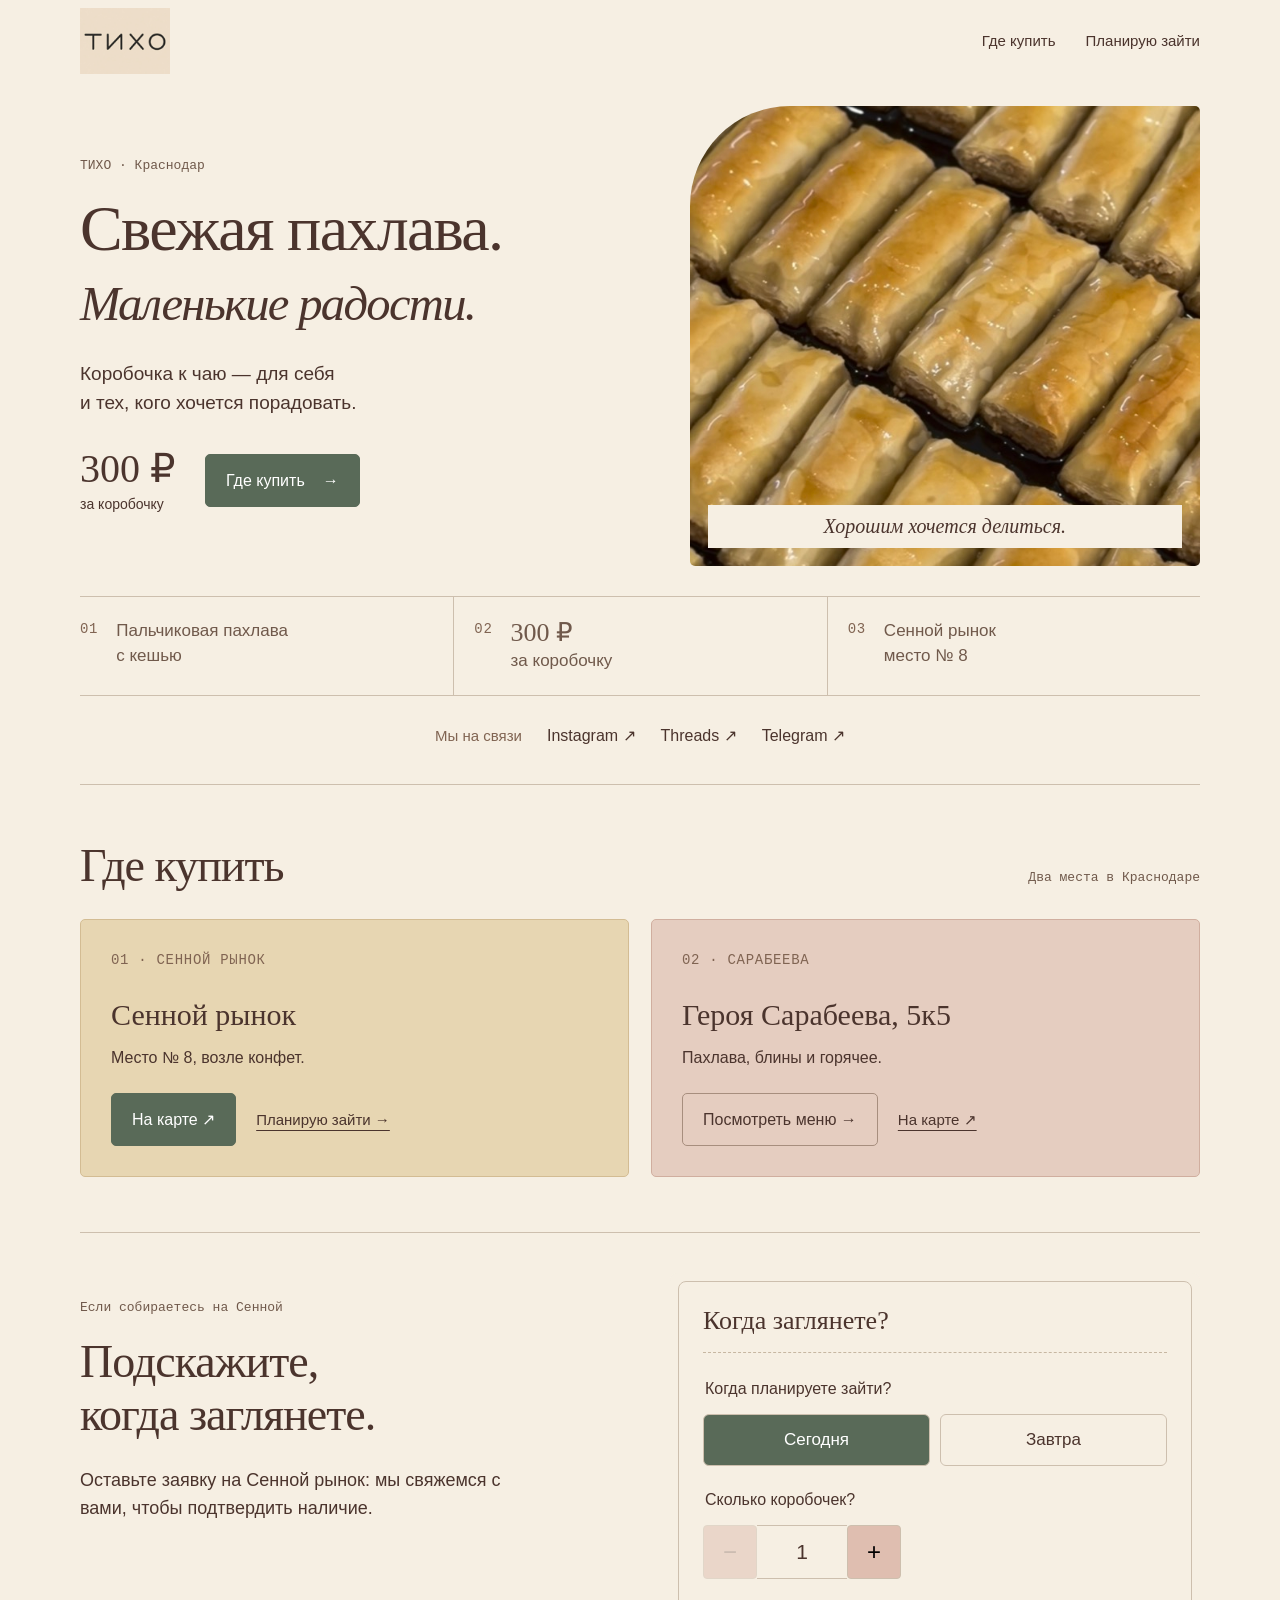
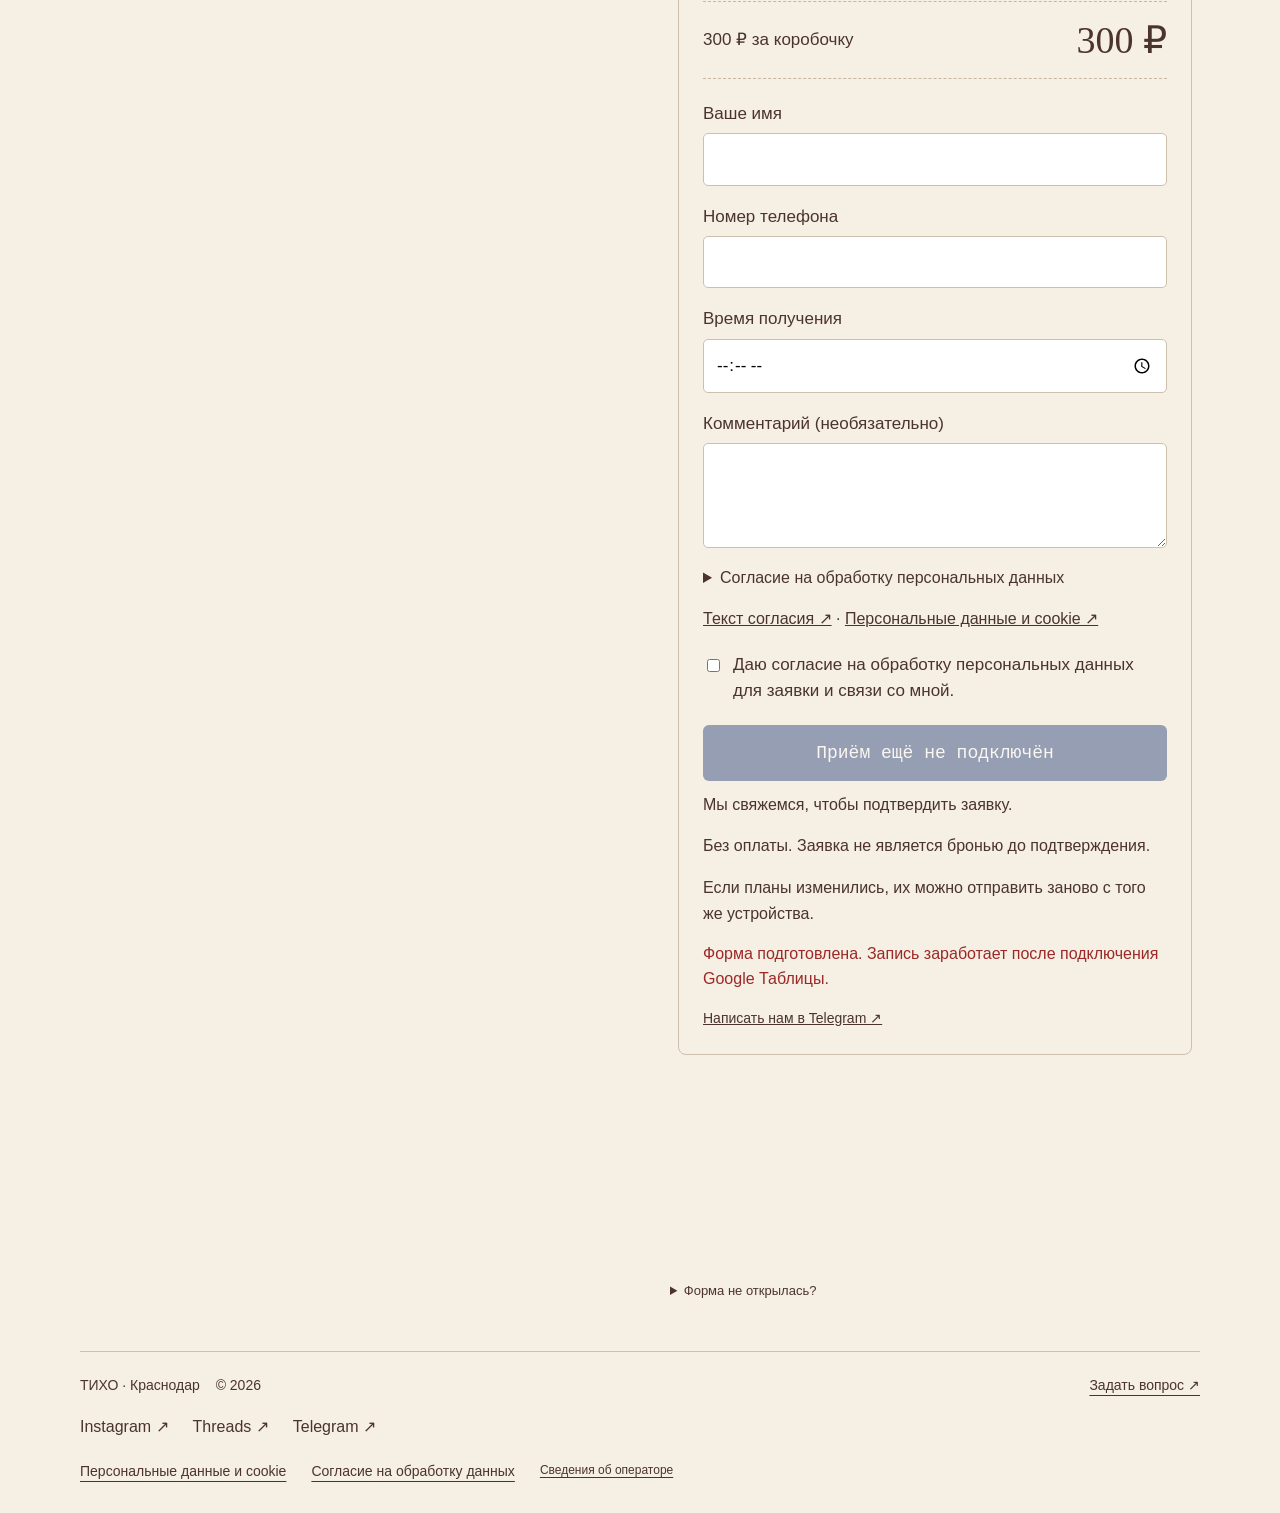
<file: index.html>
<!doctype html>
<html lang="ru">
<head>
  <meta charset="utf-8">
  <meta name="viewport" content="width=device-width, initial-scale=1">
  <meta name="theme-color" content="#f6efe3">
  <title>ТИХО — свежая пахлава. Маленькие радости.</title>
  <meta name="description" content="Свежая пахлава — 300 ₽ за коробочку. Для себя и близких. ТИХО в Краснодаре: Сенной рынок, место № 8, и Героя Сарабеева, 5к5.">
  <link rel="icon" href="images/tiho-icon.png" type="image/png">
  <link rel="apple-touch-icon" href="images/tiho-icon.png">
  <link rel="stylesheet" href="baklava.css?v=20261102f">
</head>
<body>

  <header class="topbar"><a class="brand" href="#top" aria-label="ТИХО — на главную"><img src="images/tiho-icon.png" width="90" height="66" alt="ТИХО"></a><nav aria-label="Основная навигация"><a href="#location">Где купить</a><a href="#preorder">Планирую зайти</a></nav></header>
  <main id="top">
    <section class="hero shell" aria-labelledby="hero-title"><div class="hero-copy"><p class="eyebrow">ТИХО · Краснодар</p><h1 id="hero-title">Свежая пахлава.<br><em>Маленькие радости.</em></h1><p class="lead">Коробочка к чаю — для себя<br>и тех, кого хочется порадовать.</p><div class="hero-purchase"><div class="price"><strong>300 ₽</strong><span>за коробочку</span></div><a class="button" href="#location">Где купить <span aria-hidden="true">→</span></a></div></div><figure><img src="images/baklava-main.jpg" width="634" height="1100" alt="Свежая пальчиковая пахлава ТИХО" fetchpriority="high" decoding="async"><figcaption>Хорошим хочется делиться.</figcaption></figure></section>
    <section class="product-note shell" id="product" aria-label="О пахлаве"><div class="product-facts"><div class="fact"><span class="fact-number">01</span><span>Пальчиковая пахлава <br> с кешью</span></div><div class="fact"><span class="fact-number">02</span><span><strong>300 ₽</strong><br> за коробочку</span></div><div class="fact"><span class="fact-number">03</span><span>Сенной рынок<br> место № 8</span></div></div><nav class="social-links" aria-label="Социальные сети ТИХО"><span>Мы на связи</span><a href="https://www.instagram.com/tiho.krasnodar/" target="_blank" rel="noopener">Instagram ↗</a><a href="https://www.threads.com/@tiho.krasnodar" target="_blank" rel="noopener">Threads ↗</a><a href="https://t.me/tiho_krd" target="_blank" rel="noopener">Telegram ↗</a></nav></section>
    <section class="location shell" id="location" aria-labelledby="location-title"><div class="section-heading"><p class="eyebrow">Два места в Краснодаре</p><h2 id="location-title">Где купить</h2></div><div class="places"><article class="place place-market"><span class="place-label">01 · СЕННОЙ РЫНОК</span><div><h3>Сенной рынок</h3><p>Место № 8, возле конфет.</p></div><div class="place-actions"><a class="button" href="https://yandex.ru/maps/?text=Сенной%20рынок%20Краснодар" target="_blank" rel="noopener">На карте ↗</a><a class="text-link" href="#preorder">Планирую зайти →</a></div></article><article class="place place-cafe"><span class="place-label">02 · САРАБЕЕВА</span><div><h3>Героя Сарабеева, 5к5</h3><p>Пахлава, блины и горячее.</p></div><div class="place-actions"><a class="button button-secondary" href="sarabeeva.html">Посмотреть меню →</a><a class="text-link" href="https://yandex.ru/maps/35/krasnodar/house/ulitsa_im_geroya_sarabeyeva_v_i_5k5/Z0AYdgRhT0UGQFpvfXx0dX1lbA==/" target="_blank" rel="noopener">На карте ↗</a></div></article></div></section>
    <section class="order shell" id="preorder" aria-labelledby="plan-title"><div class="order-intro"><p class="eyebrow">Если собираетесь на Сенной</p><h2 id="plan-title">Подскажите,<br>когда заглянете.</h2><p>Оставьте заявку на Сенной рынок: мы свяжемся с вами, чтобы подтвердить наличие.</p><p class="small connection-note" id="plan-connection">Сейчас запись недоступна. Можно написать нам в <a href="https://t.me/danyanovich" target="_blank" rel="noopener">Telegram</a>.</p></div><div class="plan-embed"><iframe id="plan-frame" title="Когда вы планируете зайти за пахлавой на Сенной рынок" src="integrations/google-sheets/Form.html" loading="lazy" referrerpolicy="no-referrer"></iframe><details class="form-help"><summary>Форма не открылась?</summary><a id="plan-direct" href="https://t.me/danyanovich" target="_blank" rel="noopener">Открыть отдельно ↗</a> · <a href="https://t.me/danyanovich" target="_blank" rel="noopener">Написать нам</a></details></div></section>
  </main>
  <footer class="shell"><div class="footer-main"><p>ТИХО · Краснодар <span class="small">© 2026</span></p><a href="https://t.me/danyanovich" target="_blank" rel="noopener">Задать вопрос ↗</a></div><nav class="footer-social" aria-label="Социальные сети"><a href="https://www.instagram.com/tiho.krasnodar/" target="_blank" rel="noopener">Instagram ↗</a><a href="https://www.threads.com/@tiho.krasnodar" target="_blank" rel="noopener">Threads ↗</a><a href="https://t.me/tiho_krd" target="_blank" rel="noopener">Telegram ↗</a></nav><div class="footer-legal"><a href="privacy.html">Персональные данные и cookie</a><a href="consent.html">Согласие на обработку данных</a><button data-legal="operator">Сведения об операторе</button></div></footer>
  <dialog id="legal-dialog" aria-labelledby="legal-title"><button id="close-legal" aria-label="Закрыть">×</button><h2 id="legal-title"></h2><p id="legal-text"></p></dialog>
  <script src="site-config.js?v=20261027"></script><script src="baklava.js?v=20261102" defer></script>
</body></html>
</file>
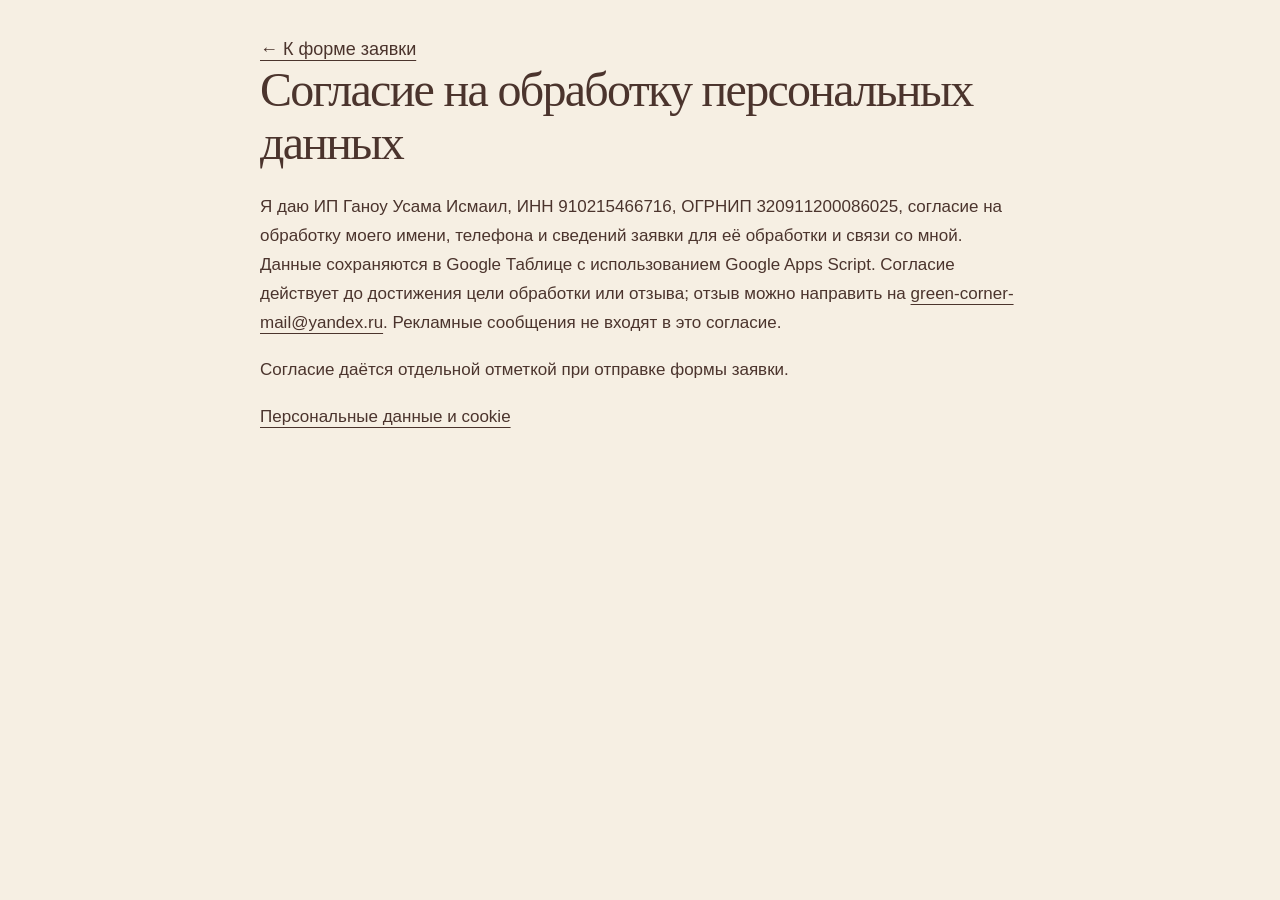
<file: consent.html>
<!doctype html><html lang="ru"><head><meta charset="utf-8"><meta name="viewport" content="width=device-width,initial-scale=1"><meta name="theme-color" content="#f6efe3"><title>Согласие на обработку данных — ТИХО</title><link rel="stylesheet" href="baklava.css?v=20261102"><style>.document{max-width:760px;padding:35px 0 60px}.document h1{font-size:clamp(32px,7vw,48px)}.document p{font-size:17px;line-height:1.7}</style></head><body><main class="document shell"><a href="index.html#preorder">← К форме заявки</a><h1>Согласие на обработку персональных данных</h1><p>Я даю ИП Ганоу Усама Исмаил, ИНН 910215466716, ОГРНИП 320911200086025, согласие на обработку моего имени, телефона и сведений заявки для её обработки и связи со мной. Данные сохраняются в Google Таблице с использованием Google Apps Script. Согласие действует до достижения цели обработки или отзыва; отзыв можно направить на <a href="mailto:green-corner-mail@yandex.ru">green-corner-mail@yandex.ru</a>. Рекламные сообщения не входят в это согласие.</p><p>Согласие даётся отдельной отметкой при отправке формы заявки.</p><p><a href="privacy.html">Персональные данные и cookie</a></p></main></body></html>
</file>
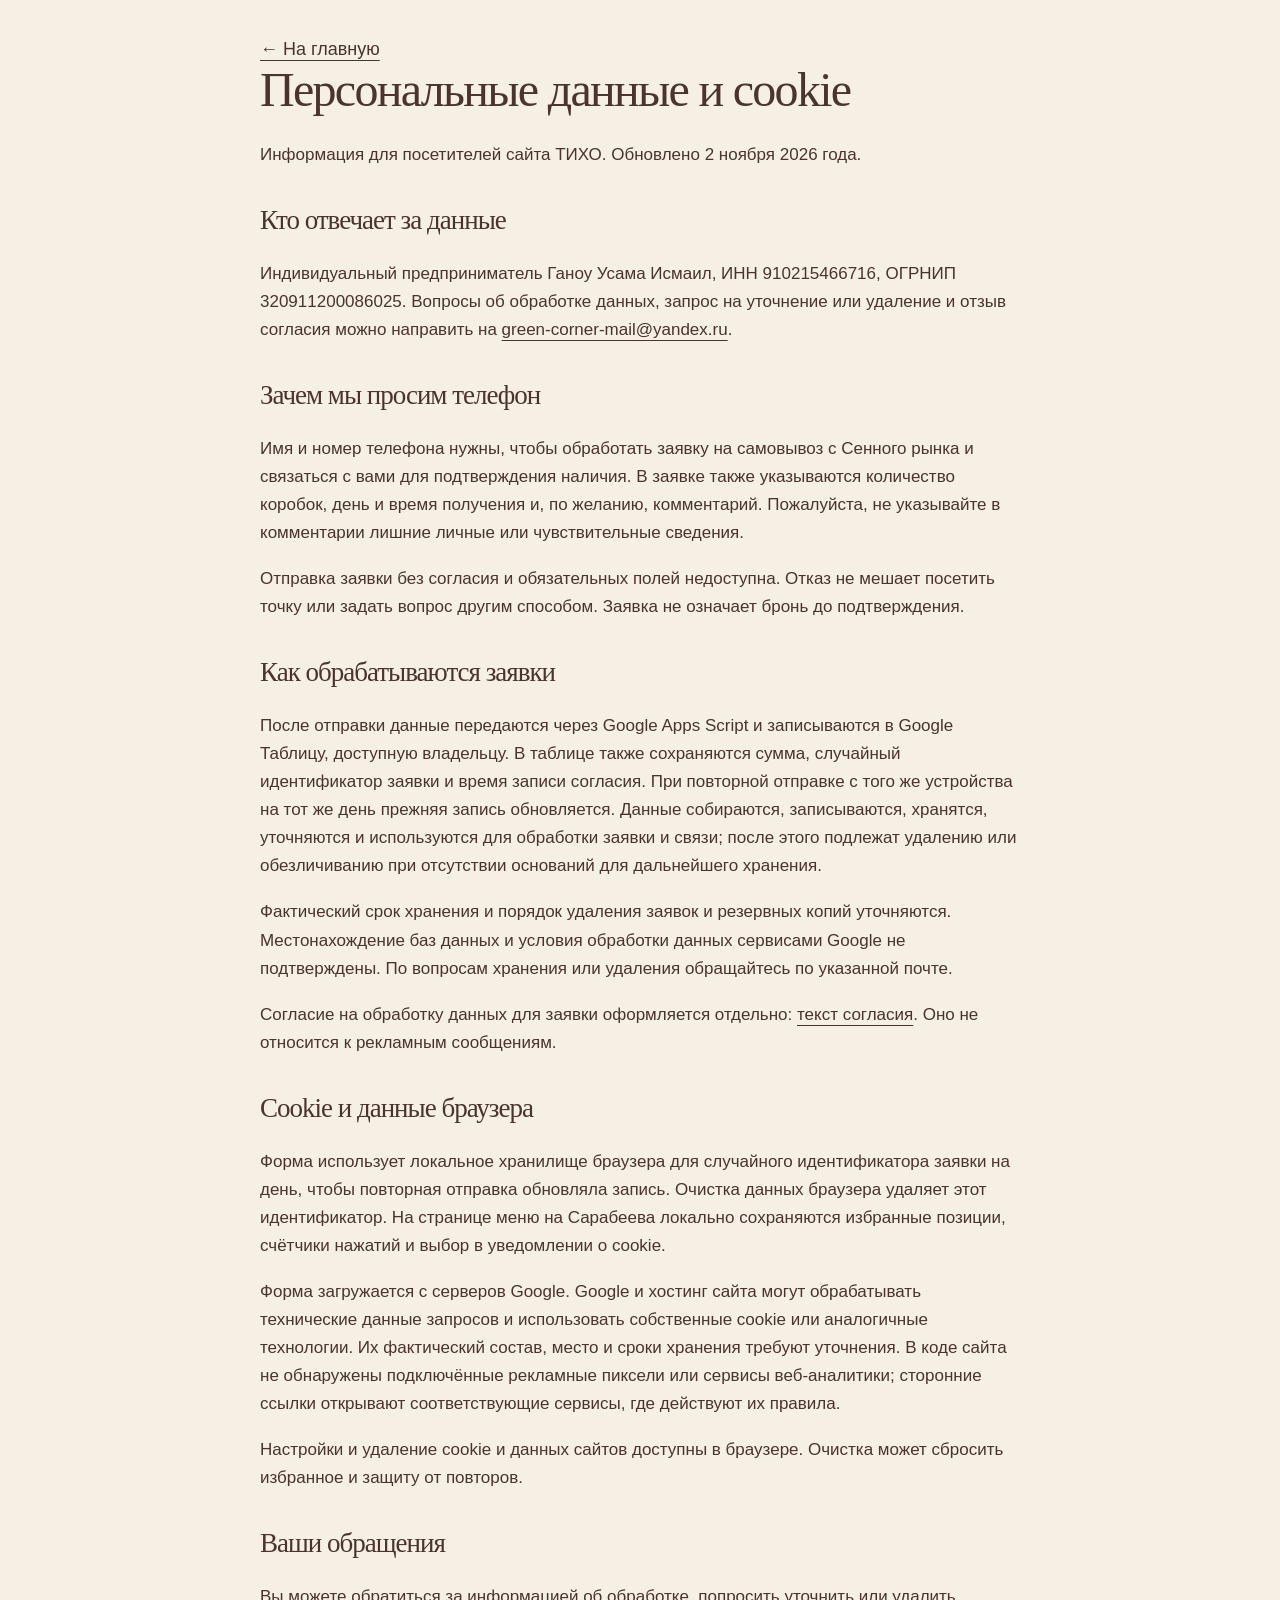
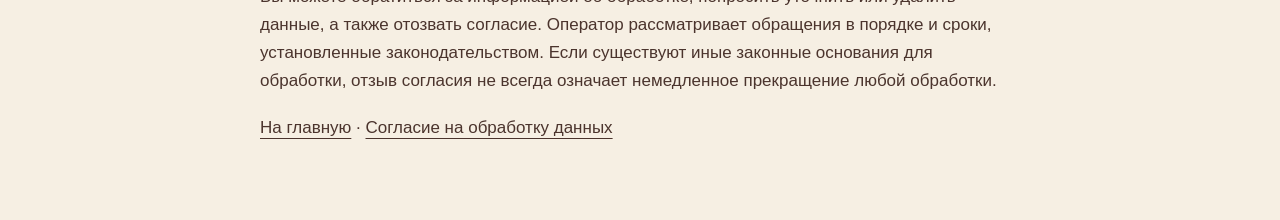
<file: privacy.html>
<!doctype html><html lang="ru"><head><meta charset="utf-8"><meta name="viewport" content="width=device-width,initial-scale=1"><meta name="theme-color" content="#f6efe3"><title>Персональные данные и cookie — ТИХО</title><link rel="stylesheet" href="baklava.css?v=20261102"><style>.document{max-width:760px;padding:35px 0 60px}.document h1{font-size:clamp(32px,7vw,48px)}.document h2{font-size:27px;margin-top:36px}.document p,.document li{font-size:17px;line-height:1.65}.document a{overflow-wrap:anywhere}</style></head><body><main class="document shell"><a href="index.html">← На главную</a><h1>Персональные данные и cookie</h1><p>Информация для посетителей сайта ТИХО. Обновлено 2 ноября 2026 года.</p><h2>Кто отвечает за данные</h2><p>Индивидуальный предприниматель Ганоу Усама Исмаил, ИНН 910215466716, ОГРНИП 320911200086025. Вопросы об обработке данных, запрос на уточнение или удаление и отзыв согласия можно направить на <a href="mailto:green-corner-mail@yandex.ru">green-corner-mail@yandex.ru</a>.</p><h2>Зачем мы просим телефон</h2><p>Имя и номер телефона нужны, чтобы обработать заявку на самовывоз с Сенного рынка и связаться с вами для подтверждения наличия. В заявке также указываются количество коробок, день и время получения и, по желанию, комментарий. Пожалуйста, не указывайте в комментарии лишние личные или чувствительные сведения.</p><p>Отправка заявки без согласия и обязательных полей недоступна. Отказ не мешает посетить точку или задать вопрос другим способом. Заявка не означает бронь до подтверждения.</p><h2>Как обрабатываются заявки</h2><p>После отправки данные передаются через Google Apps Script и записываются в Google Таблицу, доступную владельцу. В таблице также сохраняются сумма, случайный идентификатор заявки и время записи согласия. При повторной отправке с того же устройства на тот же день прежняя запись обновляется. Данные собираются, записываются, хранятся, уточняются и используются для обработки заявки и связи; после этого подлежат удалению или обезличиванию при отсутствии оснований для дальнейшего хранения.</p><p>Фактический срок хранения и порядок удаления заявок и резервных копий уточняются. Местонахождение баз данных и условия обработки данных сервисами Google не подтверждены. По вопросам хранения или удаления обращайтесь по указанной почте.</p><p>Согласие на обработку данных для заявки оформляется отдельно: <a href="consent.html">текст согласия</a>. Оно не относится к рекламным сообщениям.</p><h2>Cookie и данные браузера</h2><p>Форма использует локальное хранилище браузера для случайного идентификатора заявки на день, чтобы повторная отправка обновляла запись. Очистка данных браузера удаляет этот идентификатор. На странице меню на Сарабеева локально сохраняются избранные позиции, счётчики нажатий и выбор в уведомлении о cookie.</p><p>Форма загружается с серверов Google. Google и хостинг сайта могут обрабатывать технические данные запросов и использовать собственные cookie или аналогичные технологии. Их фактический состав, место и сроки хранения требуют уточнения. В коде сайта не обнаружены подключённые рекламные пиксели или сервисы веб-аналитики; сторонние ссылки открывают соответствующие сервисы, где действуют их правила.</p><p>Настройки и удаление cookie и данных сайтов доступны в браузере. Очистка может сбросить избранное и защиту от повторов.</p><h2>Ваши обращения</h2><p>Вы можете обратиться за информацией об обработке, попросить уточнить или удалить данные, а также отозвать согласие. Оператор рассматривает обращения в порядке и сроки, установленные законодательством. Если существуют иные законные основания для обработки, отзыв согласия не всегда означает немедленное прекращение любой обработки.</p><p><a href="index.html">На главную</a> · <a href="consent.html">Согласие на обработку данных</a></p></main></body></html>
</file>
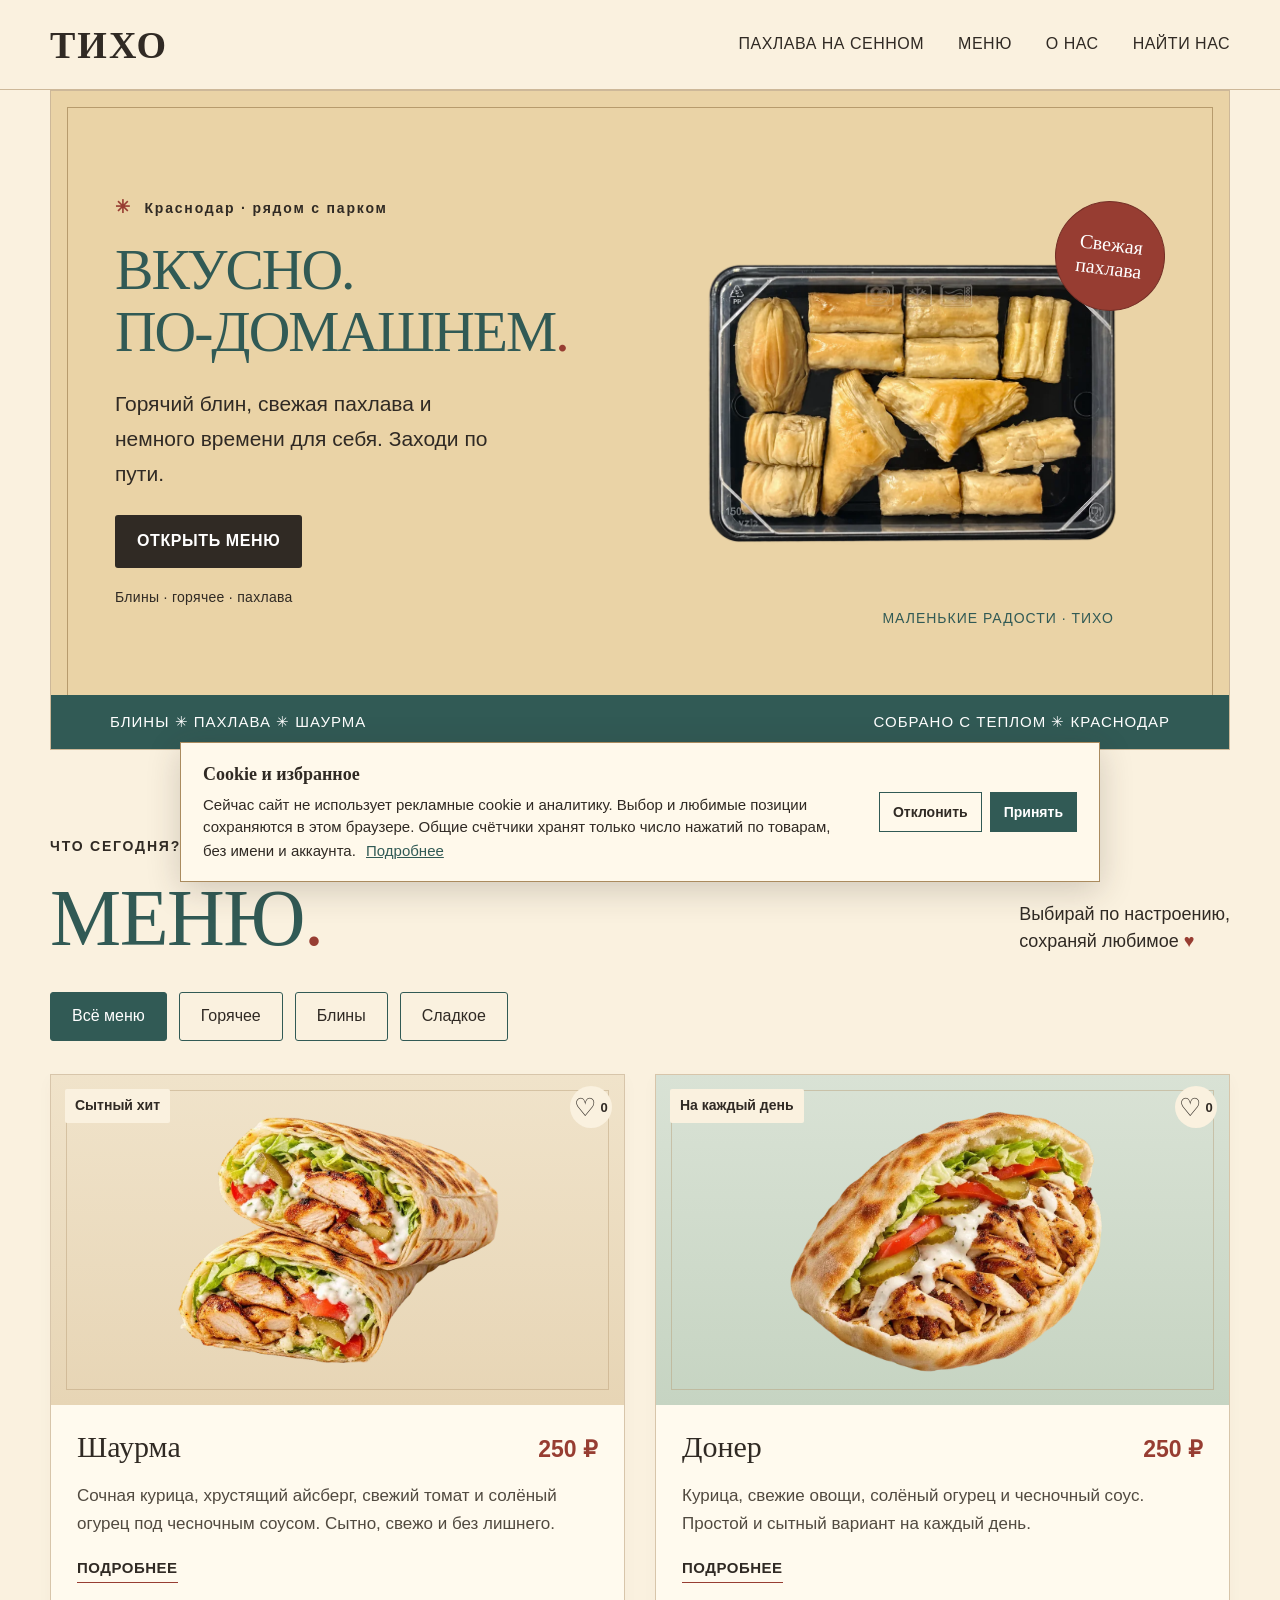
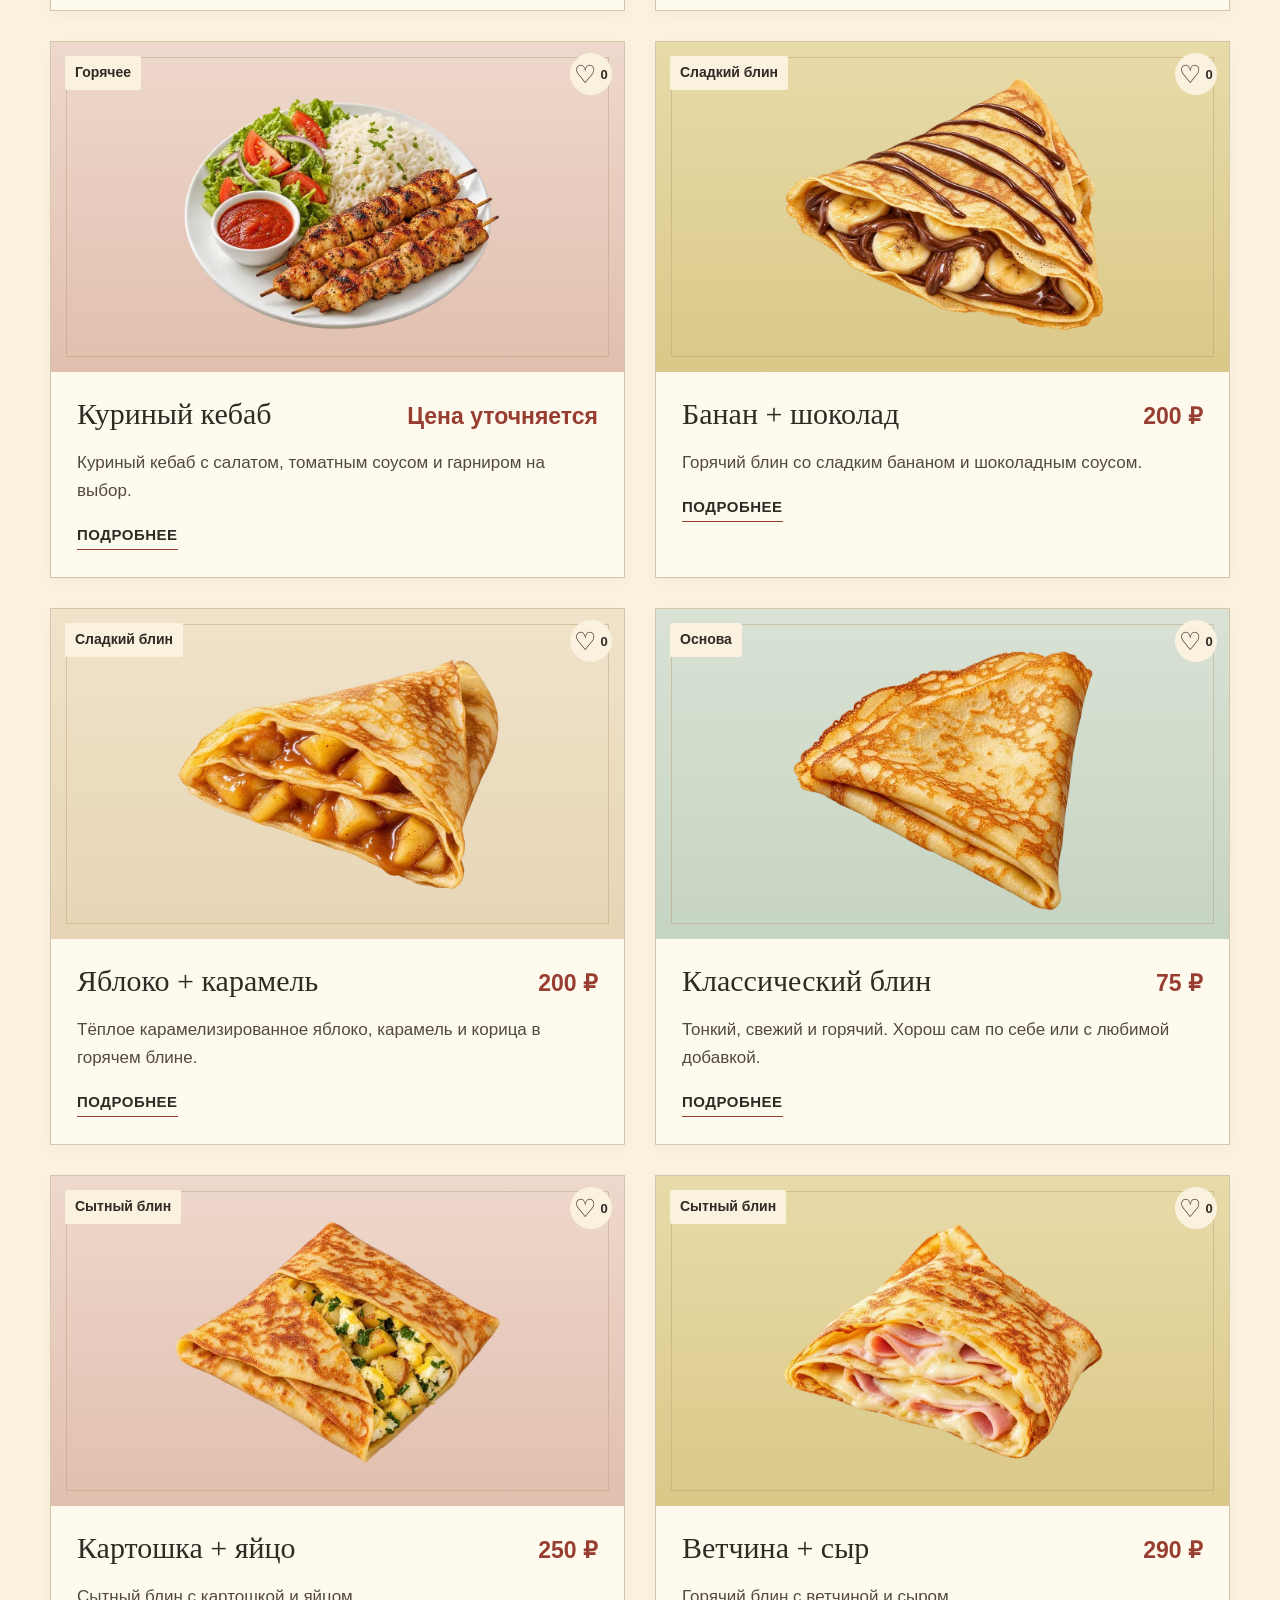
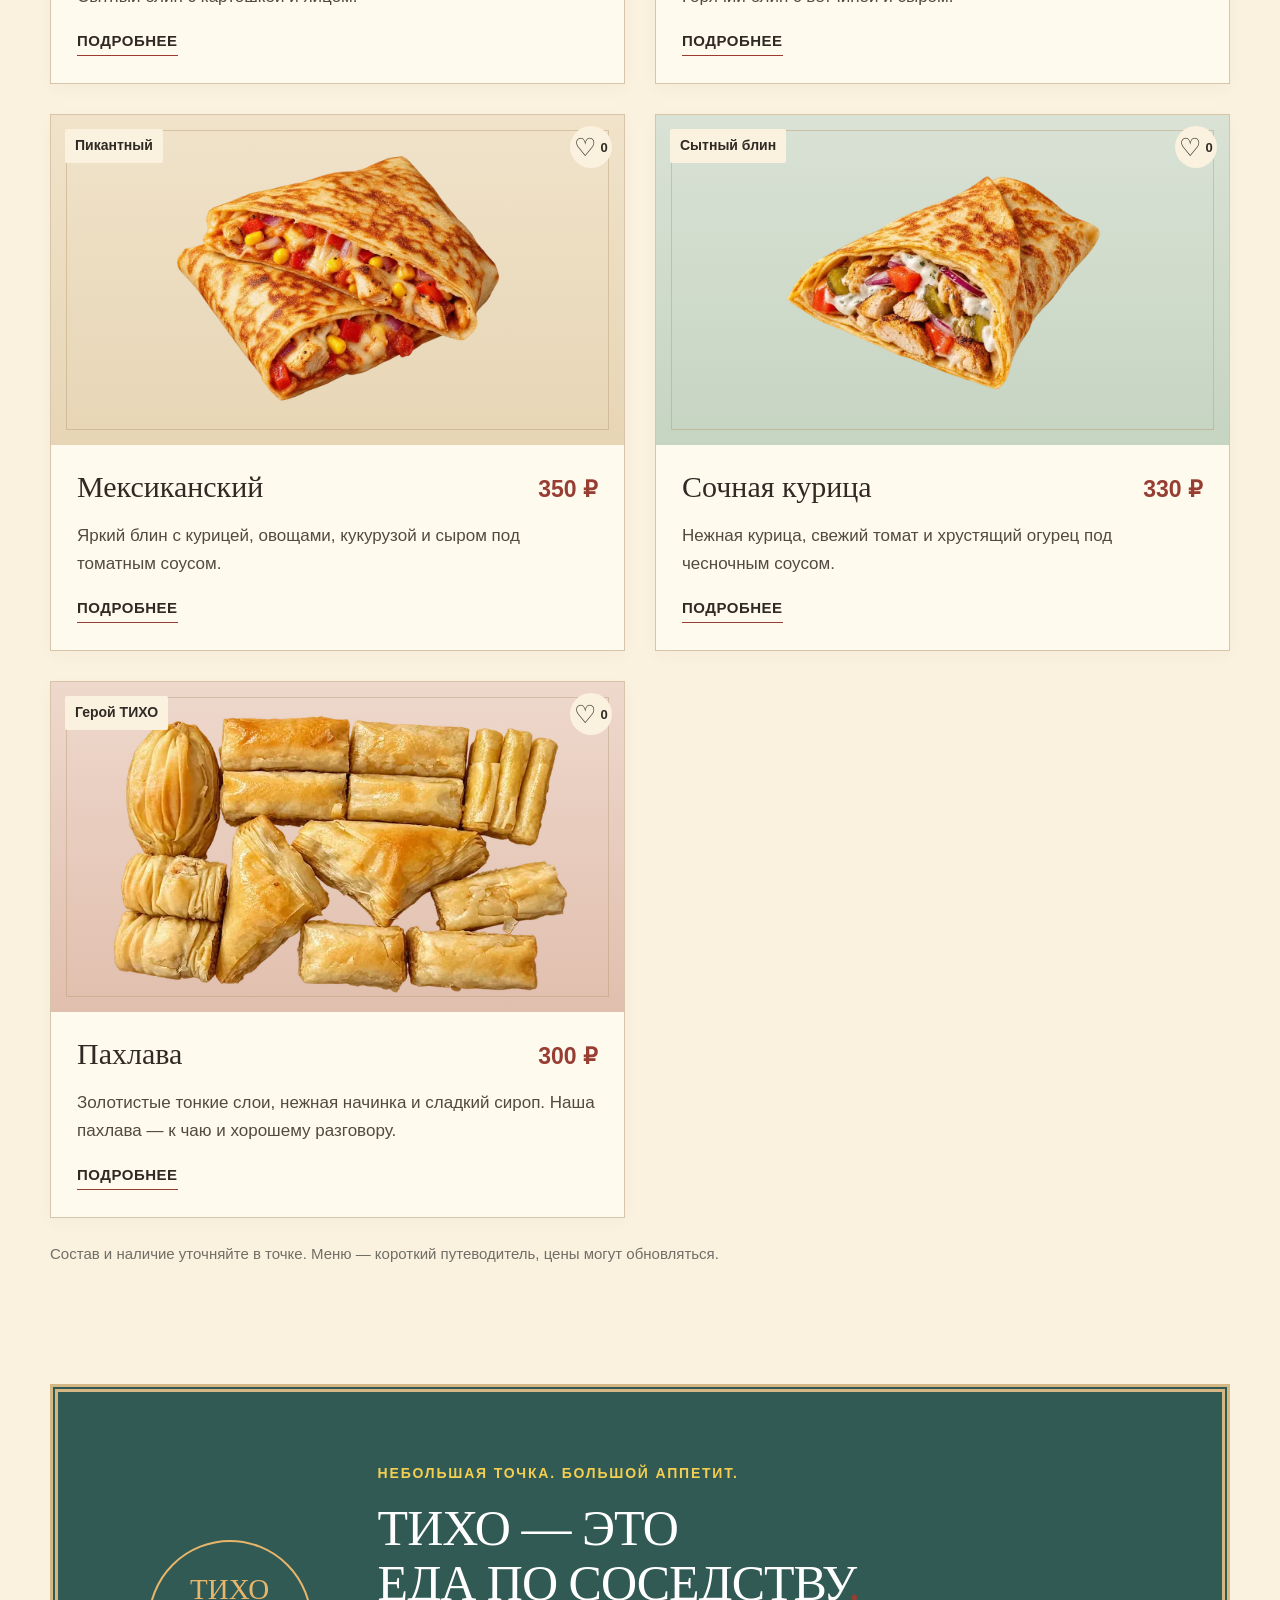
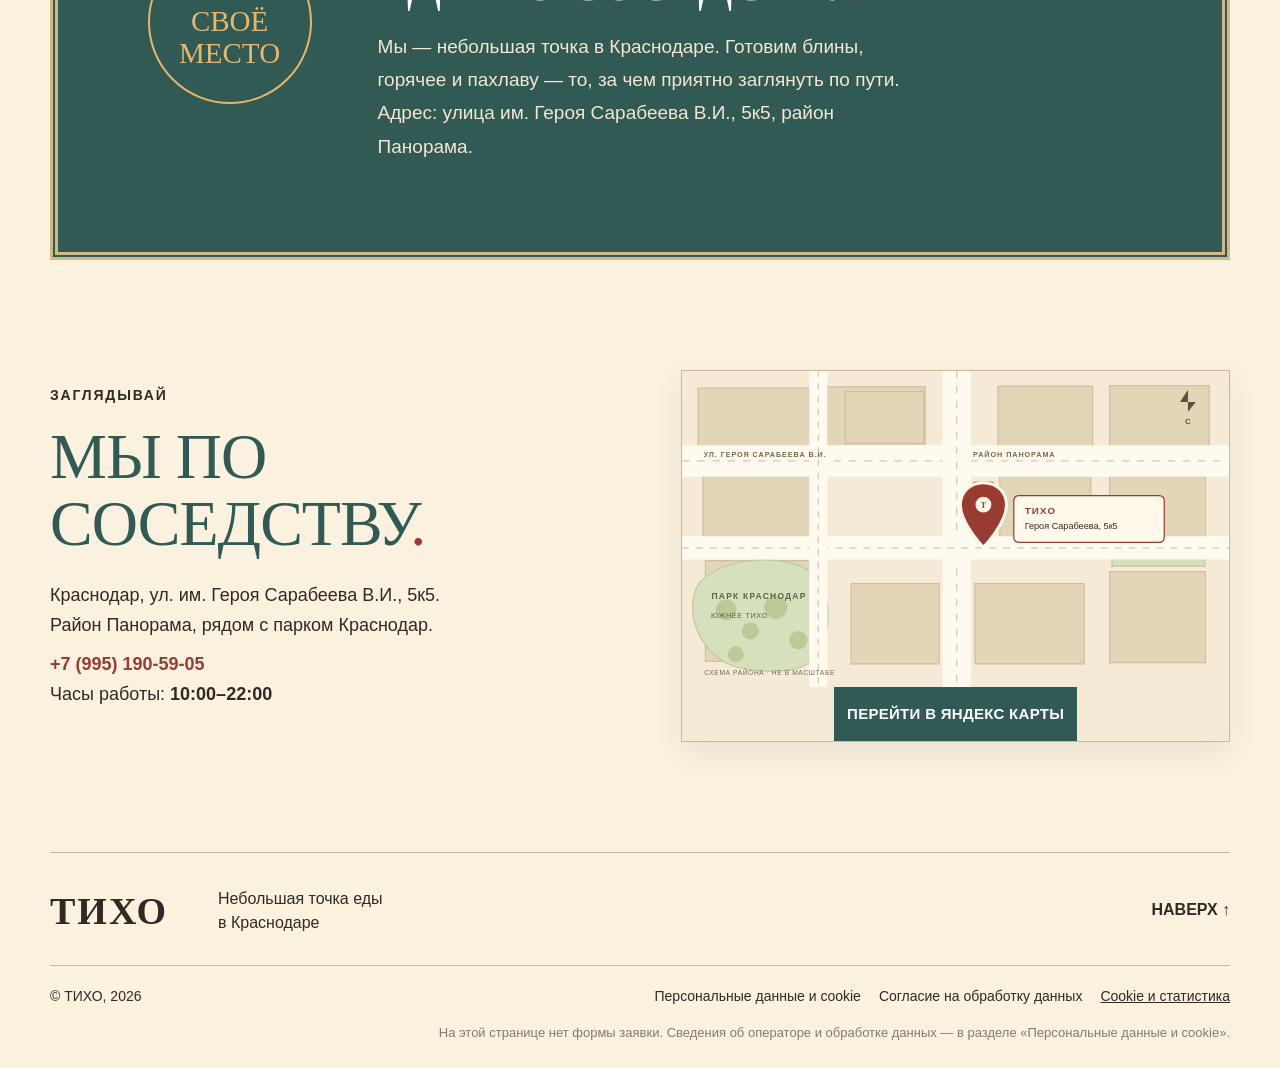
<file: sarabeeva.html>
<!doctype html>
<html lang="ru"><head><meta charset="utf-8"><meta name="viewport" content="width=device-width, initial-scale=1"><meta name="description" content="Блины, горячее и пахлава в Краснодаре. ТИХО, улица им. Героя Сарабеева, 5к5."><meta name="theme-color" content="#faf1df"><link rel="icon" href="images/tiho-icon.png" type="image/png"><title>ТИХО — вкусно по пути</title>
<style>:root{--yellow:#f5c846;--blue:#203bd6;--red:#f15b43;--cream:#fff8e8;--ink:#171714;--line:rgba(23,23,20,.2);--display:'Arial Narrow','Roboto Condensed',Impact,sans-serif;--body:Arial,Helvetica,sans-serif}*{box-sizing:border-box}html{scroll-behavior:smooth}body{margin:0;background:var(--cream);color:var(--ink);font-family:var(--body);font-size:15px}button,a{font:inherit}a{color:inherit;text-decoration:none}button{color:inherit}.shell{width:min(1180px,calc(100% - 48px));margin:auto}.topbar{height:76px;padding:0 max(24px,calc((100vw - 1180px)/2));display:flex;align-items:center;justify-content:space-between;border-bottom:1px solid var(--line);background:var(--cream)}.wordmark{font:600 30px var(--display);letter-spacing:-1px}.wordmark span{color:var(--red);font-size:18px;vertical-align:top;margin-left:3px}.topbar nav{display:flex;gap:34px;font-size:12px;text-transform:uppercase;letter-spacing:1px}.top-cta{font-size:12px;font-weight:700;background:var(--blue);color:white;padding:13px 17px}.top-cta span{padding-left:18px}.hero{min-height:590px;position:relative;display:grid;grid-template-columns:1fr .95fr;align-items:center;padding:56px 5% 86px;background:var(--yellow);overflow:hidden}.hero:before{content:'';position:absolute;inset:0;background-image:radial-gradient(rgba(32,59,214,.12) .7px,transparent .7px);background-size:11px 11px;pointer-events:none}.hero-copy{position:relative;z-index:2}.eyebrow{font-size:10px;letter-spacing:2px;font-weight:800;margin:0 0 17px}.spark{color:var(--red);font-size:18px;margin-right:7px}h1,h2{font-family:var(--display);font-weight:500;letter-spacing:-1.5px;margin:0}h1{font-size:clamp(75px,10vw,142px);line-height:.82;color:var(--blue)}.dot{color:var(--red)}.hero-lead{max-width:330px;line-height:1.55;margin:24px 0}.button{display:inline-flex;align-items:center;gap:45px;padding:15px 19px;font-weight:800;font-size:12px;text-transform:uppercase;letter-spacing:.6px}.button-dark{background:var(--ink);color:white}.hero-note{display:block;font-size:9px;text-transform:uppercase;letter-spacing:1px;margin-top:19px}.hero-art{height:400px;position:relative;display:grid;place-items:center;transform:rotate(3deg)}.sunburst{position:absolute;width:355px;height:355px;border-radius:50%;background:repeating-conic-gradient(var(--blue) 0 2deg,transparent 2deg 13deg);opacity:.95}.plate{position:relative;width:280px;height:280px;border-radius:50%;background:#fffdf4;box-shadow:0 12px 0 rgba(20,35,110,.18);display:grid;place-items:center}.plate:after{content:'';position:absolute;inset:18px;border:1px solid #e3d7b8;border-radius:50%}.baklava{position:relative;width:190px;height:190px;transform:rotate(45deg);display:grid;grid-template-columns:repeat(3,1fr);gap:4px;padding:6px}.baklava i{background:linear-gradient(135deg,#cb5d30 0 36%,#f5bd5a 37% 67%,#aa3c22 68%);border:2px solid #e99a4a;box-shadow:inset 0 0 0 3px #f7d58c}.art-sticker{position:absolute;z-index:3;right:1%;top:13%;width:92px;height:92px;border-radius:50%;background:var(--red);color:#fff;font:500 18px var(--display);text-align:center;padding-top:25px;transform:rotate(10deg);box-shadow:0 4px 0 var(--ink)}.orbit-text{position:absolute;bottom:7%;right:7%;font:11px var(--display);letter-spacing:2px;color:var(--blue);transform:rotate(-8deg)}.hero-band{position:absolute;bottom:0;left:0;right:0;background:var(--blue);color:#fff;padding:14px 5%;display:flex;justify-content:space-between;font:13px var(--display);letter-spacing:1px}.catalog{padding-top:115px;padding-bottom:102px}.section-heading{display:flex;justify-content:space-between;align-items:end}.section-heading h2,.visit h2{font-size:clamp(60px,8vw,100px);line-height:.9;color:var(--blue)}.section-heading>p{font-size:12px;line-height:1.6;margin:0 0 7px}.section-heading>p span{color:var(--red);font-size:18px}.filters{display:flex;gap:8px;margin:34px 0 24px;overflow:auto;padding-bottom:3px}.filter{border:1px solid var(--ink);background:transparent;border-radius:30px;padding:10px 16px;font-size:11px;white-space:nowrap;cursor:pointer}.filter.active,.filter:hover{background:var(--ink);color:white}.product-grid{display:grid;grid-template-columns:repeat(3,1fr);gap:17px}.product-card{background:#fffdf7;position:relative;border:1px solid var(--line);cursor:pointer;transition:transform .2s,box-shadow .2s;min-width:0}.product-card:hover{transform:translateY(-4px);box-shadow:5px 5px 0 var(--blue)}.card-visual{height:230px;display:grid;place-items:center;position:relative;overflow:hidden;background:var(--card-bg,#f3cf62)}.card-visual:before{content:'';position:absolute;width:185px;height:185px;border-radius:50%;background:repeating-conic-gradient(rgba(255,255,255,.38) 0 2deg,transparent 2deg 18deg)}.food-shape{position:relative;width:140px;height:104px;filter:drop-shadow(0 10px 3px rgba(0,0,0,.18));transition:transform .4s}.product-card:hover .food-shape{transform:rotate(-8deg) scale(1.04)}.food-shape.wrap{background:linear-gradient(120deg,#eed9a4 0 15%,#d3924b 16% 85%,#ecc776 86%);clip-path:polygon(7% 6%,90% 0,100% 83%,14% 100%)}.food-shape.wrap:after{content:'';position:absolute;left:20px;right:17px;top:12px;height:68px;background:repeating-linear-gradient(0deg,#8cb25c 0 8px,#f2cf79 9px 14px,#de6241 15px 20px)}.food-shape.pancake{width:160px;height:120px;background:radial-gradient(ellipse at 45% 38%,#ffe08b 0 43%,#d69b45 44% 56%,#f5cc67 57% 72%,#c17b31 73% 78%,transparent 79%);border-radius:50%;transform:rotate(-12deg)}.food-shape.pancake:after{content:'';position:absolute;width:50px;height:28px;left:57px;top:42px;border-radius:50%;background:#8e3927;filter:blur(7px)}.food-shape.dessert{width:150px;height:112px;background:repeating-linear-gradient(135deg,#b95527 0 14px,#e9953e 15px 29px,#f2d28a 30px 35px);clip-path:polygon(50% 0,100% 85%,0 85%)}.food-shape.kebab{width:145px;height:100px;border-radius:60% 50% 45% 48%;background:linear-gradient(100deg,#813b24,#cc7441 30%,#923b27 62%,#e09a59);transform:rotate(-9deg)}.food-shape.kebab:after{content:'';position:absolute;inset:20px 15px;background:repeating-linear-gradient(0deg,transparent 0 15px,rgba(45,22,18,.4) 16px 19px)}.food-shape.baklava{width:130px;height:130px;background:repeating-linear-gradient(45deg,#d18435 0 15px,#f4cf7b 16px 20px,#ae5229 21px 33px);transform:rotate(45deg);border:5px solid #fff1ca}.food-shape.blin{width:150px;height:95px;background:radial-gradient(ellipse,#f5d174 0 56%,#cf843c 59% 70%,transparent 72%);border-radius:50%;transform:rotate(-13deg)}.card-tag{position:absolute;top:14px;left:14px;background:var(--cream);padding:6px 9px;border-radius:2px;font-size:9px;text-transform:uppercase;letter-spacing:.8px;font-weight:700}.like{position:absolute;top:11px;right:12px;width:34px;height:34px;border:0;border-radius:50%;background:var(--cream);font-size:20px;line-height:1;cursor:pointer;z-index:1}.like.on{color:var(--red)}.card-info{padding:16px 17px 19px}.card-info-top{display:flex;justify-content:space-between;align-items:start;gap:8px}.card-info h3{font:500 22px var(--display);margin:0}.card-price{font-weight:800;font-size:14px;white-space:nowrap}.card-info p{font-size:11px;line-height:1.5;color:#625f56;min-height:32px;margin:9px 0 0}.card-open{display:inline-block;margin-top:15px;font-size:9px;text-transform:uppercase;letter-spacing:1px;font-weight:800;border-bottom:1px solid var(--red);padding-bottom:3px}.menu-note{font-size:10px;color:#706e66;margin-top:23px}.about{background:var(--blue);color:white;padding:75px 9%;display:grid;grid-template-columns:190px 1fr;gap:52px;align-items:center}.about h2{font-size:clamp(40px,5vw,68px);line-height:.98}.about .eyebrow{color:#f4ce51}.about p:last-child{max-width:540px;font-size:13px;line-height:1.8;color:#e1e5ff}.about-stamp{width:164px;height:164px;border:2px solid var(--yellow);border-radius:50%;display:grid;place-content:center;text-align:center;color:var(--yellow);font:500 27px/.95 var(--display);transform:rotate(-11deg)}.visit{display:grid;grid-template-columns:1fr 1fr;align-items:center;gap:7%;padding-top:110px;padding-bottom:110px}.visit h2{font-size:clamp(48px,6vw,78px)}.visit>div:first-child>p:last-child{font-size:12px;line-height:1.7;margin-top:22px}.map-card{height:290px;background:#e9dfc4;position:relative;overflow:hidden;display:grid;place-items:center}.map-grid{position:absolute;inset:-20%;background:repeating-linear-gradient(25deg,transparent 0 44px,rgba(32,59,214,.12) 45px 49px,transparent 50px 76px),repeating-linear-gradient(115deg,transparent 0 64px,rgba(32,59,214,.09) 65px 71px,transparent 72px 106px)}.map-pin{position:relative;background:var(--red);color:white;padding:12px 20px;font:500 28px var(--display);box-shadow:4px 5px 0 var(--ink);transform:rotate(-4deg)}.map-pin span{font-size:13px;vertical-align:top;margin-left:5px}.map-label{position:absolute;top:20px;left:20px;font:12px var(--display);letter-spacing:2px;color:var(--blue)}.map-caption{position:absolute;bottom:17px;right:18px;font-size:9px;text-transform:uppercase;letter-spacing:1px}.footer{border-top:1px solid var(--line);padding-top:34px;padding-bottom:24px}.footer-top{display:flex;align-items:center;justify-content:space-between;padding-bottom:30px}.footer-top p{font-size:11px;line-height:1.5;margin:0 auto 0 50px}.footer-up{font-size:10px;text-transform:uppercase;font-weight:700}.footer-bottom{border-top:1px solid var(--line);padding-top:20px;display:flex;justify-content:space-between;gap:20px;font-size:9px}.footer-bottom>div{display:flex;gap:18px;flex-wrap:wrap;justify-content:end}.footer-bottom button{border:0;padding:0;background:none;text-decoration:underline;font-size:9px;cursor:pointer}.legal-placeholder{font-size:9px;color:#807c70;text-align:right;margin:16px 0 0}.product-dialog,.legal-dialog{border:0;padding:0;color:var(--ink);background:var(--cream);box-shadow:0 24px 80px #0005}.product-dialog{width:min(840px,calc(100% - 28px));max-width:none;grid-template-columns:1fr 1fr;position:fixed}.product-dialog[open]{display:grid}.product-dialog::backdrop,.legal-dialog::backdrop{background:rgba(17,18,31,.68);backdrop-filter:blur(4px)}.dialog-close{position:absolute;right:13px;top:11px;z-index:5;border:0;background:var(--cream);width:35px;height:35px;border-radius:50%;font-size:24px;cursor:pointer}.dialog-media{min-height:440px;display:grid;place-items:center;background:var(--yellow);overflow:hidden;touch-action:pan-y}.dialog-media .food-shape{transform:scale(1.8);cursor:grab}.dialog-media .food-shape:active{cursor:grabbing}.dialog-copy{padding:54px 38px 32px}.dialog-copy h2{font-size:46px;line-height:1;margin-bottom:12px}.dialog-category{color:var(--blue)}.dialog-price{font-size:18px}.dialog-description{font-size:13px;line-height:1.7;margin:20px 0 8px}.dialog-ingredients{font-size:10px;line-height:1.6;color:#716d62}.gallery-controls{display:flex;align-items:center;gap:16px;margin-top:24px;font-size:9px;text-transform:uppercase;letter-spacing:1px}.gallery-controls button{border:1px solid var(--ink);background:transparent;width:34px;height:34px;border-radius:50%;font-size:16px;cursor:pointer}.large-like{position:static;width:auto;height:40px;border-radius:25px;padding:0 15px;margin-top:18px;font-size:15px;background:#f0e6d0}.large-like span{font-size:10px;margin-left:6px}.legal-dialog{width:min(580px,calc(100% - 28px));max-width:none;padding:45px 42px 35px}.legal-dialog h2{font-size:38px;color:var(--blue);margin-bottom:18px}.legal-copy{font-size:12px;line-height:1.75}.legal-warning{font-size:10px;background:#fff0bf;padding:12px;margin-top:22px}.toast{position:fixed;left:50%;bottom:25px;transform:translate(-50%,20px);background:var(--ink);color:white;padding:12px 18px;font-size:11px;opacity:0;pointer-events:none;transition:.25s;z-index:10}.toast.show{opacity:1;transform:translate(-50%,0)}@media(max-width:760px){.shell{width:calc(100% - 32px)}.topbar{height:62px;padding:0 16px}.topbar nav{gap:14px;font-size:9px}.top-cta{display:none}.wordmark{font-size:25px}.hero{width:100%;grid-template-columns:1fr;min-height:auto;padding:55px 25px 74px}.hero h1{font-size:clamp(76px,18vw,125px)}.hero-lead{max-width:280px;font-size:13px}.hero-art{height:310px;margin-top:0}.sunburst{width:270px;height:270px}.plate{width:220px;height:220px}.baklava{width:150px;height:150px}.art-sticker{right:8%;top:4%;width:76px;height:76px;font-size:15px;padding-top:21px}.orbit-text{bottom:1%;right:4%;font-size:9px}.hero-band{padding:11px 15px;font-size:10px}.hero-band span:last-child{display:none}.catalog{padding-top:74px;padding-bottom:68px}.section-heading h2{font-size:68px}.section-heading>p{font-size:10px}.filters{margin:24px 0 18px;gap:6px}.filter{padding:9px 13px;font-size:10px}.product-grid{grid-template-columns:repeat(2,minmax(0,1fr));gap:10px}.card-visual{height:160px}.food-shape{transform:scale(.82)}.product-card:hover .food-shape{transform:rotate(-8deg) scale(.86)}.card-info{padding:12px 11px 14px}.card-info h3{font-size:18px}.card-price{font-size:12px}.card-info p{font-size:10px;min-height:45px}.card-open{font-size:8px;margin-top:11px}.card-tag{top:9px;left:9px;font-size:8px;padding:5px 7px}.like{top:7px;right:7px;width:30px;height:30px}.about{width:100%;grid-template-columns:1fr;gap:25px;padding:45px 26px}.about-stamp{width:106px;height:106px;font-size:19px}.about h2{font-size:47px}.about p:last-child{font-size:12px}.visit{grid-template-columns:1fr;gap:25px;padding-top:72px;padding-bottom:70px}.visit h2{font-size:58px}.map-card{height:225px}.footer-top{padding-bottom:22px}.footer-top p{margin-left:22px;font-size:9px}.footer-bottom{display:block}.footer-bottom>div{justify-content:start;margin-top:15px;gap:12px}.legal-placeholder{text-align:left;line-height:1.5}.product-dialog[open]{display:block;max-height:calc(100dvh - 24px);overflow:auto}.dialog-media{min-height:250px;height:250px}.dialog-media .food-shape{transform:scale(1.25)}.dialog-copy{padding:28px 24px 25px}.dialog-copy h2{font-size:38px}.legal-dialog{padding:42px 24px 28px}.legal-dialog h2{font-size:32px}}@media(prefers-reduced-motion:reduce){*{scroll-behavior:auto!important;transition:none!important}}
/* A quiet neighbourhood café, warm colour and generous type. */
:root{--yellow:#e8b66a;--blue:#315a55;--red:#973d32;--cream:#faf1df;--ink:#302a24;--line:#cdb899;--display:Georgia,'Times New Roman',serif;--body:Arial,Helvetica,sans-serif}body{font-size:18px;line-height:1.55}.topbar{height:90px;background:#faf1df}.wordmark{font-size:38px;letter-spacing:2px}.wordmark span{display:none}.topbar nav{font-size:16px;letter-spacing:.5px}.top-cta,.button{font-size:16px;padding:14px 22px;border-radius:3px}.hero{min-height:660px;padding:72px 5% 110px;background:#ead3a6;border:1px solid var(--line)}.hero:before{background:none;inset:16px;border:1px solid #b79b6d}.hero h1{font-size:clamp(42px,4.5vw,64px);line-height:1.08;letter-spacing:-2px;max-width:600px}.hero-lead{font-size:21px;max-width:390px;line-height:1.65}.eyebrow{font-size:14px;line-height:1.6;letter-spacing:1.8px}.hero-note{font-size:14px;letter-spacing:.3px;text-transform:none}.hero-art{height:400px;transform:none;min-width:0}.hero-product{width:100%;height:100%;touch-action:pan-y;cursor:grab}.art-sticker{right:0;top:0;font-size:20px;line-height:1.2;width:110px;height:110px;padding-top:30px;box-shadow:none;border:1px solid #742f26;transform:rotate(7deg)}.orbit-text{font-family:var(--body);font-size:14px;letter-spacing:1px;bottom:-25px;right:10%;transform:none}.hero-band{background:var(--blue);font:15px var(--body);letter-spacing:1px;padding:18px 5%}.catalog{padding-top:85px}.section-heading h2{font-size:80px;line-height:1.1}.section-heading>p{font-size:18px;line-height:1.5}.filters{gap:12px;margin:30px 0}.filter{font-size:16px;padding:11px 21px;border-color:var(--blue);border-radius:3px}.filter.active,.filter:hover{background:var(--blue)}.product-grid{grid-template-columns:repeat(2,minmax(0,1fr));gap:30px}.product-card{border:1px solid #d7c5aa;background:#fffaee;box-shadow:0 5px 15px #5f482308;cursor:default}.product-card:hover{transform:none;box-shadow:0 8px 25px #5f482312}.card-visual{height:330px;background:#eddec1!important;background:linear-gradient(#f0e3ca,#e7d5b5)!important}.card-visual:before{inset:15px;width:auto;height:auto;border:1px solid #b39a7370;border-radius:0;background:none}.product-card:nth-child(4n+2) .card-visual{background:linear-gradient(#d9e2d5,#c6d4c2)!important}.product-card:nth-child(4n+3) .card-visual{background:linear-gradient(#eed8cc,#e1bfae)!important}.product-card:nth-child(4n) .card-visual{background:linear-gradient(#e7dba9,#dac888)!important}.product-view{width:100%;height:100%;position:relative;z-index:0;cursor:grab;touch-action:pan-y}.product-view:active{cursor:grabbing}.product-view canvas,.hero-product canvas{display:block;width:100%;height:100%;outline:none}.product-view:focus-visible,.hero-product:focus-visible{outline:3px solid var(--blue);outline-offset:-5px}.card-tag{font-size:14px;padding:6px 10px;z-index:1;text-transform:none;letter-spacing:0}.like{width:42px;height:42px;font-size:25px;z-index:2}.rotate-hint{position:absolute;bottom:16px;left:50%;transform:translateX(-50%);font-size:14px;color:#514735;pointer-events:none}.card-info{padding:24px 26px 27px}.card-info-top{align-items:baseline;flex-wrap:wrap}.card-info h3{font-size:30px;line-height:1.2}.card-price{font-size:23px;color:var(--red)}.card-info p{font-size:17px;line-height:1.65;margin-top:14px;min-height:0;color:#514a40}.card-open{font-size:15px;letter-spacing:.5px;margin-top:18px;cursor:pointer}.menu-note{font-size:15px;line-height:1.7}.about{padding:70px 7%;border:8px double #d4b883;gap:40px}.about h2{font-size:50px;line-height:1.1;letter-spacing:-1px}.about p:last-child{font-size:19px;line-height:1.75;color:#f5e7d0}.about-stamp{font-size:29px;line-height:1.1;transform:none}.visit h2{font-size:64px;line-height:1.05;letter-spacing:-1px}.visit>div:first-child>p:last-child{font-size:18px}.map-label,.map-caption{font-size:14px}.footer-top p,.footer-up{font-size:16px}.footer-bottom,.footer-bottom button{font-size:14px}.legal-placeholder{font-size:13px;line-height:1.6}.product-dialog{width:min(1050px,calc(100% - 32px));max-height:calc(100dvh - 32px);overflow:auto;border:1px solid var(--line)}.dialog-media{min-height:520px;background:#e8d7b7;touch-action:pan-y}.dialog-media .product-view{min-height:520px}.dialog-copy{padding:60px 36px 36px}.dialog-copy h2{font-size:43px;line-height:1.15;letter-spacing:-1px}.dialog-price{font-size:27px;color:var(--red)}.dialog-description{font-size:19px;line-height:1.65}.dialog-ingredients{font-size:16px;line-height:1.7}.gallery-controls{font-size:14px;letter-spacing:0;text-transform:none;gap:12px}.gallery-controls button{width:44px;height:44px;font-size:22px}.large-like{font-size:23px;height:48px}.large-like span{font-size:16px}.dialog-close{width:44px;height:44px;font-size:30px}.pack-controls{display:flex;gap:8px;margin-top:20px;flex-wrap:wrap}.pack-controls[hidden]{display:none}.pack-controls button{font-size:15px;padding:8px 12px;border:1px solid var(--line);background:var(--cream);cursor:pointer}.legal-copy{font-size:16px}.legal-warning{font-size:14px}.toast{font-size:16px}
@media(max-width:760px){.topbar{height:76px}.wordmark{font-size:30px}.topbar nav{font-size:14px;gap:16px}.hero{padding:48px 26px 90px;grid-template-columns:1fr}.hero h1{font-size:clamp(36px,8.3vw,60px);letter-spacing:-1px}.hero-lead{font-size:19px;max-width:none}.hero-art{height:320px;margin-top:24px}.art-sticker{width:85px;height:85px;font-size:16px;padding-top:22px;right:3%;top:4%}.orbit-text{font-size:12px;bottom:0;right:8%}.hero-band{font-size:14px}.section-heading h2{font-size:60px}.section-heading>p{font-size:15px;max-width:155px}.eyebrow{font-size:13px}.product-grid{grid-template-columns:1fr;gap:24px}.card-visual{height:310px}.card-info{padding:22px}.card-info h3{font-size:28px}.card-info p{font-size:17px}.card-tag{font-size:14px;left:20px;top:20px}.like{top:18px;right:18px}.card-price{font-size:23px}.card-open{font-size:15px}.filter{font-size:16px}.about{padding:40px 26px;grid-template-columns:1fr}.about h2{font-size:38px}.about p:last-child{font-size:18px}.about-stamp{font-size:20px}.visit h2{font-size:48px}.footer-top p{font-size:14px;margin-left:20px}.footer-up{font-size:14px}.dialog-media,.dialog-media .product-view{height:310px;min-height:310px}.dialog-copy{padding:28px 24px}.dialog-copy h2{font-size:36px}.gallery-controls{flex-wrap:wrap}.dialog-description{font-size:18px}.footer-bottom button{font-size:14px}}
/* Static, lightweight product photography replaces continuous GPU rendering. */
.hero-product{object-fit:contain;object-position:center;width:100%;height:100%;display:block;position:relative;z-index:1}.item-photo{display:block;width:100%;height:100%;min-height:0;object-fit:contain;object-position:center;position:relative;z-index:0}.detail-photo{display:block;width:100%;height:100%;min-height:520px;object-fit:contain;object-position:center}.dialog-media{display:grid;place-items:center;overflow:hidden}.dialog-media .detail-photo{width:100%;height:100%}@media(max-width:760px){.dialog-media{height:310px;min-height:310px}.dialog-media .detail-photo{min-height:310px}}
.like{display:flex;align-items:center;justify-content:center;gap:4px}.like span{font:600 13px Arial,sans-serif;min-width:1ch}.cookie-banner{position:fixed;z-index:20;left:50%;bottom:18px;transform:translateX(-50%);width:min(920px,calc(100% - 32px));display:flex;align-items:center;justify-content:space-between;gap:24px;padding:18px 22px;background:#fff9eb;border:1px solid #aa8b5e;box-shadow:0 8px 32px #302a2433;color:#302a24}.cookie-banner[hidden]{display:none}.cookie-banner strong{font:700 18px Georgia,serif}.cookie-banner p{font:14px/1.5 Arial,sans-serif;margin:5px 0 0}.cookie-more{border:0;background:none;color:#315a55;text-decoration:underline;cursor:pointer;font:inherit}.cookie-actions{display:flex;gap:8px;flex-shrink:0}.cookie-actions button{border:1px solid #315a55;padding:11px 13px;background:transparent;color:#302a24;font:600 14px Arial,sans-serif;cursor:pointer}.cookie-actions button:last-child{background:#315a55;color:white}@media(max-width:650px){.cookie-banner{align-items:stretch;flex-direction:column;gap:12px;padding:16px}.cookie-actions{display:grid;grid-template-columns:1fr 1fr}.cookie-actions button{padding:12px 8px}.like span{font-size:12px}}

.cookie-banner p{font-size:15px;line-height:1.5}.legal-copy{font-size:16px;line-height:1.7}.legal-warning{font-size:14px}
.map-card{height:320px;display:flex;flex-direction:column;overflow:hidden;background:#f3ecdb;border:1px solid var(--line)}.map-card iframe{display:block;width:100%;height:278px;flex:1;border:0}.map-caption{display:block;position:static;text-align:right;padding:9px 13px;background:#fff9eb;color:var(--blue);font:600 14px Arial,sans-serif;text-decoration:underline}.contact-phone{display:inline-block;margin-top:8px;color:var(--red);font-weight:700;text-decoration:none}@media(max-width:760px){.map-card{height:300px}.map-card iframe{height:255px}}
.map-card{height:auto;min-height:0;display:flex;flex-direction:column;overflow:hidden;background:#f4ead5;border:1px solid var(--line);box-shadow:0 10px 28px #302a2414}.location-map{display:block;width:100%;height:auto;aspect-ratio:900/520;object-fit:cover}.map-caption{display:flex;align-items:center;justify-content:center;min-height:54px;background:var(--blue);color:#fff;font:700 15px Arial,sans-serif;text-decoration:none;letter-spacing:.3px;transition:background .2s}.map-caption:hover{background:#263e9e}.contact-phone{display:inline-block;margin-top:8px;color:var(--red);font-weight:700;text-decoration:none}@media(max-width:760px){.map-card{height:auto;min-height:0}.location-map{height:auto}.map-caption{min-height:52px}}
.hero-actions{display:flex;flex-wrap:wrap;align-items:center;gap:10px}.button-delivery{background:#983c31;color:#fff}.button-delivery:hover{background:#7e2f27}@media(max-width:760px){.hero-actions{gap:8px}.hero-actions .button{font-size:11px;padding:14px 15px;gap:8px}}
</style></head><body>
  <header class="topbar">
    <a class="wordmark" href="#top" aria-label="ТИХО — на главную">ТИХО<span>★</span></a>
    <nav aria-label="Основная навигация"><a href="index.html">Пахлава на Сенном</a><a href="#catalog">Меню</a><a href="#about">О нас</a><a href="#contacts">Найти нас</a></nav>
    
  </header>

  <main id="top">
    <section class="hero shell">
      <div class="hero-copy">
        <p class="eyebrow"><span class="spark">✳</span> Краснодар · рядом с парком</p>
        <h1>ВКУСНО.<br>ПО-ДОМАШНЕМ<span class="dot">.</span></h1>
        <p class="hero-lead">Горячий блин, свежая пахлава и немного времени для себя. Заходи по пути.</p>
        <div class="hero-actions"><a class="button button-dark" href="#catalog">Открыть меню</a></div>
        <span class="hero-note">Блины · горячее · пахлава</span>
      </div>
      <div class="hero-art"><img class="hero-product" src="images/hero.webp" alt="Коробка пахлавы ТИХО" fetchpriority="high" decoding="async"><span class="art-sticker">Свежая<br>пахлава</span><span class="orbit-text">МАЛЕНЬКИЕ РАДОСТИ · ТИХО</span></div>
      <div class="hero-band"><span>БЛИНЫ ✳ ПАХЛАВА ✳ ШАУРМА</span><span>СОБРАНО С ТЕПЛОМ ✳ КРАСНОДАР</span></div>
    </section>

    <section class="catalog shell" id="catalog">
      <div class="section-heading"><div><p class="eyebrow">ЧТО СЕГОДНЯ?</p><h2>МЕНЮ<span class="dot">.</span></h2></div><p>Выбирай по настроению,<br>сохраняй любимое <span>♥</span></p></div>
      <div class="filters" role="group" aria-label="Фильтр категорий">
        <button class="filter active" data-filter="all">Всё меню</button><button class="filter" data-filter="hot">Горячее</button><button class="filter" data-filter="blini">Блины</button><button class="filter" data-filter="sweet">Сладкое</button>
      </div>
      <div class="product-grid" id="product-grid" aria-live="polite"></div>
      <p class="menu-note">Состав и наличие уточняйте в точке. Меню — короткий путеводитель, цены могут обновляться.</p>
    </section>

    <section class="about shell" id="about">
      <div class="about-stamp">ТИХО<br>СВОЁ<br>МЕСТО</div>
      <div><p class="eyebrow">НЕБОЛЬШАЯ ТОЧКА. БОЛЬШОЙ АППЕТИТ.</p><h2>ТИХО — ЭТО<br>ЕДА ПО СОСЕДСТВУ<span class="dot">.</span></h2><p>Мы — небольшая точка в Краснодаре. Готовим блины, горячее и пахлаву — то, за чем приятно заглянуть по пути. Адрес: улица им. Героя Сарабеева В.И., 5к5, район Панорама.</p></div>
    </section>

    <section class="visit shell" id="contacts">
      <div><p class="eyebrow">ЗАГЛЯДЫВАЙ</p><h2>МЫ ПО<br>СОСЕДСТВУ<span class="dot">.</span></h2><p>Краснодар, ул. им. Героя Сарабеева В.И., 5к5.<br>Район Панорама, рядом с парком Краснодар.<br><a class="contact-phone" href="tel:+79951905905">+7 (995) 190-59-05</a><br>Часы работы: <strong>10:00–22:00</strong></p></div>
      <div class="map-card"><img class="location-map" src="images/map.svg" alt="Схема района Панорама с отметкой ТИХО на улице Героя Сарабеева, 5к5" loading="lazy" decoding="async"><a class="map-caption" href="https://yandex.ru/maps/35/krasnodar/house/ulitsa_im_geroya_sarabeyeva_v_i_5k5/Z0AYdgRhT0UGQFpvfXx0dX1lbA==/" target="_blank" rel="noopener">Перейти в Яндекс Карты</a></div>
    </section>
  </main>

  <footer class="footer shell">
    <div class="footer-top"><a class="wordmark" href="#top">ТИХО<span>★</span></a><p>Небольшая точка еды<br>в Краснодаре</p><a href="#catalog" class="footer-up">Наверх ↑</a></div>
    <div class="footer-bottom"><span>© ТИХО, 2026</span><div><a href="privacy.html">Персональные данные и cookie</a><a href="consent.html">Согласие на обработку данных</a><button data-legal="cookies">Cookie и статистика</button></div></div>
    <p class="legal-placeholder">На этой странице нет формы заявки. Сведения об операторе и обработке данных — в разделе «Персональные данные и cookie».</p>
  </footer>

  <dialog id="product-dialog" class="product-dialog"><button class="dialog-close" aria-label="Закрыть">×</button><div class="dialog-media"></div><div class="dialog-copy"><p class="eyebrow dialog-category"></p><h2 class="dialog-title"></h2><strong class="dialog-price"></strong><p class="dialog-description"></p><p class="dialog-ingredients"></p><button class="like large-like">♡ <span>Нравится</span></button></div></dialog>
  <dialog id="legal-dialog" class="legal-dialog"><button class="dialog-close" aria-label="Закрыть">×</button><p class="eyebrow">ТИХО · ИНФОРМАЦИЯ</p><h2></h2><div class="legal-copy"></div><p class="legal-warning">Сведения о владельце и точном адресе необходимо добавить после подтверждения данных; технические журналы запросов зависят от хостинга.</p></dialog>
  <section id="cookie-banner" class="cookie-banner" role="dialog" aria-label="Настройки cookie" hidden><div><strong>Cookie и избранное</strong><p>Сейчас сайт не использует рекламные cookie и аналитику. Выбор и любимые позиции сохраняются в этом браузере. Общие счётчики хранят только число нажатий по товарам, без имени и аккаунта. <button data-legal="cookies" class="cookie-more">Подробнее</button></p></div><div class="cookie-actions"><button data-cookie-choice="reject">Отклонить</button><button data-cookie-choice="accept">Принять</button></div></section><div class="toast" role="status" aria-live="polite"></div>
<script>const imageData={"shawarma":"images/shawarma.webp", "doner":"images/doner.webp", "kebab":"images/kebab.webp", "banana":"images/banana.webp", "apple":"images/apple.webp", "classic":"images/classic.webp", "potato":"images/potato.webp", "ham":"images/ham.webp", "mexican":"images/mexican.webp", "chicken":"images/chicken.webp", "baklava":"images/baklava.webp"};
const products=[
{id:'shawarma',name:'Шаурма',category:'Горячее',group:'hot',price:'250 ₽',description:'Сочная курица, хрустящий айсберг, свежий томат и солёный огурец под чесночным соусом. Сытно, свежо и без лишнего.',ingredients:'Курица · айсберг · томат · солёный огурец · чесночный соус',shape:'wrap',color:'#f3cd62',tag:'Сытный хит'},
{id:'doner',name:'Донер',category:'Горячее',group:'hot',price:'250 ₽',description:'Курица, свежие овощи, солёный огурец и чесночный соус. Простой и сытный вариант на каждый день.',ingredients:'Курица · айсберг · томат · солёный огурец · чесночный соус',shape:'wrap',color:'#91b9be',tag:'На каждый день'},
{id:'kebab',name:'Куриный кебаб',category:'Горячее',group:'hot',price:'Цена уточняется',description:'Куриный кебаб с салатом, томатным соусом и гарниром на выбор.',ingredients:'Куриный кебаб · салат · гарнир на выбор · томатный соус.',shape:'kebab',color:'#f1a37a',tag:'Горячее'},
{id:'banana',name:'Банан + шоколад',category:'Блины',group:'blini',price:'200 ₽',description:'Горячий блин со сладким бананом и шоколадным соусом.',ingredients:'Банан · шоколадный соус',shape:'pancake',color:'#edc5d1',tag:'Сладкий блин'},
{id:'apple',name:'Яблоко + карамель',category:'Блины',group:'blini',price:'200 ₽',description:'Тёплое карамелизированное яблоко, карамель и корица в горячем блине.',ingredients:'Карамелизированное яблоко · карамельный соус · корица',shape:'pancake',color:'#edb357',tag:'Сладкий блин'},
{id:'classic',name:'Классический блин',category:'Блины',group:'blini',price:'75 ₽',description:'Тонкий, свежий и горячий. Хорош сам по себе или с любимой добавкой.',ingredients:'Можно добавить: сгущёнка · джем · мороженое · ягоды · сметана',shape:'blin',color:'#f5da83',tag:'Основа'},
{id:'potato',name:'Картошка + яйцо',category:'Блины',group:'blini',price:'250 ₽',description:'Сытный блин с картошкой и яйцом.',ingredients:'Картошка · яйцо · лук · петрушка',shape:'blin',color:'#d4df9b',tag:'Сытный блин'},
{id:'ham',name:'Ветчина + сыр',category:'Блины',group:'blini',price:'290 ₽',description:'Горячий блин с ветчиной и сыром.',ingredients:'Ветчина · сыр · сухой чеснок',shape:'blin',color:'#f2ac8b',tag:'Сытный блин'},
{id:'mexican',name:'Мексиканский',category:'Блины',group:'blini',price:'350 ₽',description:'Яркий блин с курицей, овощами, кукурузой и сыром под томатным соусом.',ingredients:'Курица · кукуруза · болгарский перец · красный лук · томат · сыр · томатный соус',shape:'blin',color:'#f28c59',tag:'Пикантный'},
{id:'chicken',name:'Сочная курица',category:'Блины',group:'blini',price:'330 ₽',description:'Нежная курица, свежий томат и хрустящий огурец под чесночным соусом.',ingredients:'Курица · томат · маринованный огурец · красный лук · чесночный соус',shape:'blin',color:'#a5bfd5',tag:'Сытный блин'},
{id:'baklava',name:'Пахлава',category:'Десерты',group:'sweet',price:'300 ₽',description:'Золотистые тонкие слои, нежная начинка и сладкий сироп. Наша пахлава — к чаю и хорошему разговору.',ingredients:'Состав и порция уточняются.',shape:'baklava',color:'#e8b654',tag:'Герой ТИХО'}
];
const grid=document.querySelector('#product-grid'),favorites=new Set(JSON.parse(localStorage.getItem('tiho-likes')||'[]'));let current=null,toastTimer;const likeCounts=JSON.parse(localStorage.getItem('tiho-like-counts')||'{}');
function syncLikes(){document.querySelectorAll('[data-like-count]').forEach(x=>x.textContent=likeCounts[x.dataset.likeCount]??0)}
function toggleLike(id){const adding=!favorites.has(id);if(!adding){favorites.delete(id);updateLikes();syncDialogLike(id);showToast('Убрано из любимого');return}favorites.add(id);likeCounts[id]=(likeCounts[id]||0)+1;localStorage.setItem('tiho-like-counts',JSON.stringify(likeCounts));updateLikes();syncDialogLike(id);showToast('Добавлено в любимое')}
function syncDialogLike(id){if(current?.id!==id)return;const b=document.querySelector('.large-like');b.innerHTML=`${favorites.has(id)?'♥':'♡'} <span>${favorites.has(id)?'В любимом':'Нравится'}</span>`;b.classList.toggle('on',favorites.has(id))}
const esc=s=>String(s).replace(/[&<>"']/g,c=>({'&':'&amp;','<':'&lt;','>':'&gt;','"':'&quot;',"'":'&#39;'}[c]));
function card(p){return `<article class="product-card" data-id="${p.id}" tabindex="0" aria-label="Открыть ${esc(p.name)}"><div class="card-visual" style="--card-bg:${p.color}"><span class="card-tag">${esc(p.tag)}</span><button class="like ${favorites.has(p.id)?'on':''}" aria-label="${favorites.has(p.id)?'Убрать из любимого':'Добавить в любимое'}" data-like="${p.id}">${favorites.has(p.id)?'♥':'♡'} <span data-like-count="${p.id}">${likeCounts[p.id]??0}</span></button><img class="item-photo" src="${imageData[p.id]}" alt="${esc(p.name)}" loading="lazy" decoding="async"></div><div class="card-info"><div class="card-info-top"><h3>${esc(p.name)}</h3><span class="card-price">${esc(p.price)}</span></div><p>${esc(p.description)}</p><span class="card-open">Подробнее</span></div></article>`}
function render(filter='all'){grid.innerHTML=products.filter(p=>filter==='all'||p.group===filter).map(card).join('')}
function updateLikes(){localStorage.setItem('tiho-likes',JSON.stringify([...favorites]));render(document.querySelector('.filter.active')?.dataset.filter||'all')}
function showToast(s){let t=document.querySelector('.toast');t.textContent=s;t.classList.add('show');clearTimeout(toastTimer);toastTimer=setTimeout(()=>t.classList.remove('show'),2100)}
document.querySelector('.filters').addEventListener('click',e=>{let b=e.target.closest('[data-filter]');if(!b)return;document.querySelectorAll('.filter').forEach(x=>x.classList.toggle('active',x===b));render(b.dataset.filter)});
grid.addEventListener('click',e=>{let l=e.target.closest('[data-like]');if(l){e.stopPropagation();toggleLike(l.dataset.like);return}let c=e.target.closest('.product-card');if(c)openProduct(c.dataset.id)});
grid.addEventListener('keydown',e=>{if((e.key==='Enter'||e.key===' ')&&e.target.matches('.product-card')){e.preventDefault();openProduct(e.target.dataset.id)}});
const pd=document.querySelector('#product-dialog');function openProduct(id){current=products.find(p=>p.id===id);document.querySelector('.dialog-media').innerHTML=`<img class="detail-photo" src="${imageData[current.id]}" alt="${esc(current.name)}" decoding="async">`;document.querySelector('.dialog-category').textContent=current.category;document.querySelector('.dialog-title').textContent=current.name;document.querySelector('.dialog-price').textContent=current.price;document.querySelector('.dialog-description').textContent=current.description;document.querySelector('.dialog-ingredients').textContent=current.ingredients;let l=document.querySelector('.large-like');l.innerHTML=`${favorites.has(id)?'♥':'♡'} <span>${favorites.has(id)?'В любимом':'Нравится'}</span>`;l.classList.toggle('on',favorites.has(id));if(!pd.open)pd.showModal()}
pd.querySelector('.dialog-close').onclick=()=>pd.close();pd.addEventListener('click',e=>{if(e.target===pd)pd.close()});document.querySelector('.large-like').onclick=()=>toggleLike(current.id);
const legal={privacy:['Политика конфиденциальности','<p><b>Оператор:</b> [указать полное наименование / ФИО ИП, адрес и контакты].</p><p>На этой версии сайта нет форм заказа, оплаты, подписки или регистрации. Технически сайт может получать стандартные журналы запросов на стороне хостинга (например, IP-адрес, время, сведения о браузере) для доставки страниц и защиты от сбоев. Счётчик нажатий «Нравится» хранится только в этом браузере; общего счётчика между посетителями в автономной копии нет. Сайт не связывает реакции с именем, аккаунтом или профилем. Список любимых товаров хранится только в localStorage браузера.</p><p>Внешние системы аналитики, рекламные пиксели и сторонние cookie не подключены. Если они появятся, цели, состав данных, получателей и сроки хранения необходимо описать здесь до подключения.</p><p>Обращения по вопросам данных: [контакт оператора]. Сроки хранения и порядок удаления: [заполнить по фактическим процессам].</p>'],consent:['Согласие на обработку данных','<p>Сайт не запрашивает имя или контакты через формы. При нажатии на сердечко идентификатор товара и отметка сохраняются только в localStorage этого браузера. Сервер и общая база реакций в автономной копии не используются. Любимые товары и выбор cookie хранятся локально в браузере.</p><p>Если появятся формы, перед запуском нужно описать конкретную цель, перечень данных, действия с ними, срок обработки, порядок отзыва и получателей. Согласие должно быть оформлено отдельно от иных документов и даваться активным действием пользователя, если закон требует согласия.</p><p>Оператор и контакт для отзыва: [заполнить].</p>'],operator:['Сведения об операторе','<p><b>Наименование / ФИО:</b> [заполнить]</p><p><b>ОГРН / ОГРНИП и ИНН:</b> [заполнить]</p><p><b>Адрес места нахождения:</b> [заполнить]</p><p><b>Контакт для обращений по персональным данным:</b> [заполнить]</p><p>Если каталог будет использоваться для дистанционной продажи, до заключения договора необходимо разместить сведения продавца и полную достоверную информацию о товаре в объёме, предусмотренном законодательством о защите прав потребителей.</p>'],cookies:['Cookie и статистика','<p>В этой версии нет сторонних cookie, веб-аналитики, рекламных пикселей и встроенных карт. Выбор посетителя и его список любимых товаров запоминаются в localStorage на устройстве. Счётчики сердечек хранятся только на этом устройстве; общего счётчика между посетителями нет.</p><p>Хостинг может вести технические журналы запросов. Уточните у выбранного хостинг-провайдера, какие данные он фиксирует, где они хранятся и сколько сохраняются, и внесите сведения в политику.</p><p>При подключении аналитики сначала оцените её настройки, правовое основание, передачу данных и необходимость уведомления/согласия. Не устанавливайте необязательные трекеры до соответствующей настройки.</p>']};
const ld=document.querySelector('#legal-dialog');document.addEventListener('click',e=>{let b=e.target.closest('[data-legal]');if(!b)return;let [title,body]=legal[b.dataset.legal];ld.querySelector('h2').textContent=title;ld.querySelector('.legal-copy').innerHTML=body;ld.showModal()});ld.querySelector('.dialog-close').onclick=()=>ld.close();ld.addEventListener('click',e=>{if(e.target===ld)ld.close()});render();syncLikes();
const cookieBanner=document.querySelector('#cookie-banner');if(!localStorage.getItem('tiho-cookie-choice'))cookieBanner.hidden=false;document.querySelectorAll('[data-cookie-choice]').forEach(b=>b.addEventListener('click',()=>{localStorage.setItem('tiho-cookie-choice',b.dataset.cookieChoice);cookieBanner.hidden=true}));document.querySelector('.cookie-more')?.addEventListener('click',()=>document.querySelector('[data-legal="cookies"]').click());
</script></body></html>
</file>
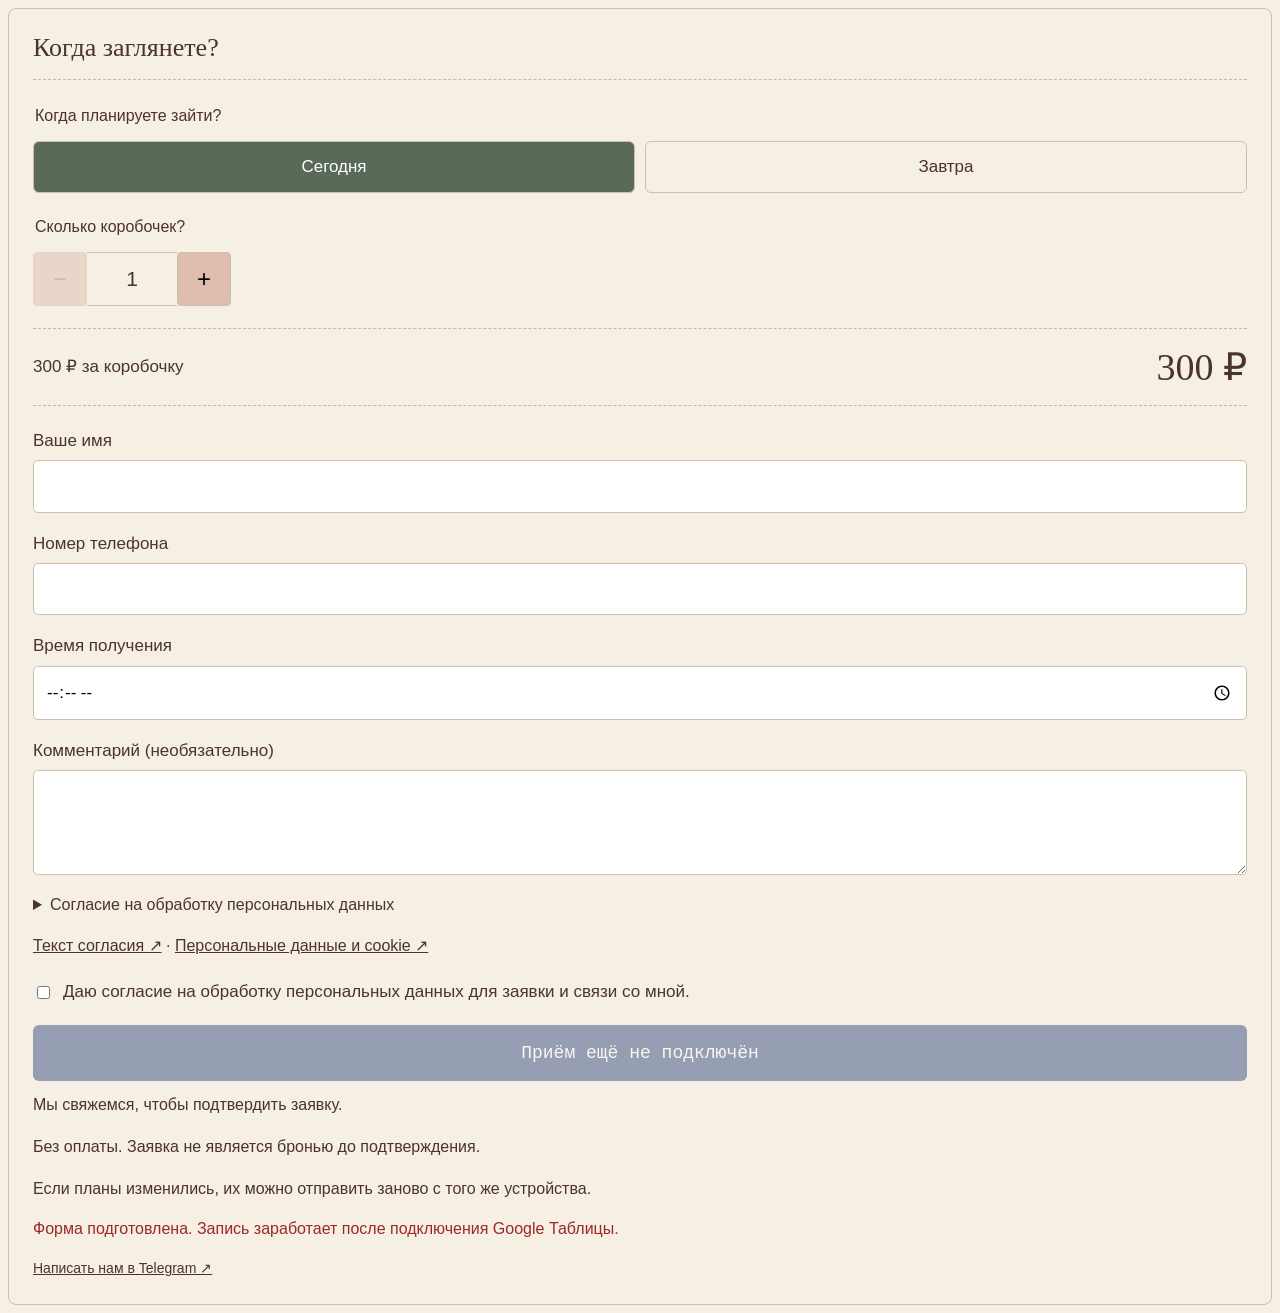
<file: integrations/google-sheets/Form.html>
<!doctype html><html lang="ru"><head><meta charset="utf-8"><meta name="viewport" content="width=device-width,initial-scale=1"><style>
*{box-sizing:border-box}body{margin:0;padding:8px;color:#4b342d;background:#f6efe3;font:17px/1.55 Arial,sans-serif}form{padding:24px;border:1px solid #cdbfae;border-radius:8px}h3{font:26px Georgia,serif;letter-spacing:0;margin:0 0 24px;border-bottom:1px dashed #c7b7a2;padding-bottom:16px}fieldset{padding:0;margin:0 0 22px;border:0}legend{margin-bottom:12px;font-size:16px}.days{display:flex;gap:10px}.days label{flex:1;cursor:pointer}.days input{position:absolute;opacity:0}.days span{display:block;text-align:center;border:1px solid #cdbfae;border-radius:6px;padding:12px 8px}.days input:checked+span{background:#596a58;color:white}.days input:focus-visible+span{outline:3px solid #304a9c;outline-offset:3px}.quantity{display:flex}.quantity button{width:48px;height:48px;border-radius:4px;background:#dfbeb0;border:1px solid #cdbfae;font-size:24px;cursor:pointer}.quantity input{font:21px Arial,sans-serif;width:90px;text-align:center;border:1px solid #4b342d;border-inline:0;background:transparent;color:inherit;appearance:textfield}.quantity input::-webkit-inner-spin-button{appearance:none}.total{display:flex;justify-content:space-between;align-items:center;border-block:1px dashed #c7b7a2;padding:16px 0;margin:22px 0}.total strong{font:32px Georgia,serif;color:#4b342d}.submit{width:100%;min-height:52px;background:#596a58;color:white;border:0;border-radius:6px;font:16px 'Courier New',monospace;cursor:pointer;padding:15px 10px}button:disabled{opacity:.5;cursor:default}.note{font-size:16px;line-height:1.6}#status{font-size:16px}#status.error{color:#9c2828}#status.success{color:#345735}.trap{position:absolute;left:-9999px;top:auto;width:1px;height:1px;overflow:hidden}a{color:inherit}button:focus-visible,input:focus-visible{outline:3px solid #304a9c;outline-offset:3px}@media(max-width:400px){body{padding:4px}form{padding:18px}}
.contact-note{font-size:14px;margin:14px 0 0}.change-note{margin-top:0}#status:empty{display:none}h3{color:#4b342d}.quantity input{border-color:#cdbfae}button,a,input{touch-action:manipulation}.field{display:block;margin:18px 0}.field input,.field textarea{display:block;width:100%;padding:12px;margin-top:6px;font:inherit;border:1px solid #cdbfae;border-radius:5px}.consent{display:flex;gap:10px;align-items:flex-start;margin:20px 0}.consent input{margin-top:7px}.legal{font-size:16px}.field input,.field textarea{min-height:52px}.quantity button{width:54px;height:54px}.total strong{font-size:38px}.submit{font-size:18px;min-height:56px;background:#374f83}.submit-note{font-size:16px;margin:12px 0 16px}</style></head><body><form id="plan-form"><h3>Когда заглянете?</h3><fieldset><legend>Когда планируете зайти?</legend><div class="days"><label><input type="radio" name="day" id="today" required checked><span>Сегодня</span></label><label><input type="radio" name="day" id="tomorrow" required><span>Завтра</span></label></div></fieldset><fieldset><legend>Сколько коробочек?</legend><div class="quantity"><button type="button" id="minus" aria-label="Уменьшить количество">−</button><input id="quantity" type="number" min="1" max="20" value="1" required aria-label="Количество коробок"><button type="button" id="plus" aria-label="Увеличить количество">+</button></div></fieldset><div class="total"><span>300 ₽ за коробочку</span><strong id="total" aria-live="polite">300 ₽</strong></div><label class="field">Ваше имя<input name="customer" autocomplete="given-name" maxlength="100" required></label><label class="field">Номер телефона<input name="phone" type="tel" autocomplete="tel" maxlength="30" required></label><label class="field">Время получения<input name="time" type="time" required></label><label class="field">Комментарий (необязательно)<textarea name="comment" maxlength="500" rows="3"></textarea></label><details class="legal"><summary>Согласие на обработку персональных данных</summary><p>Я даю ИП Ганоу Усама Исмаил, ИНН 910215466716, ОГРНИП 320911200086025, согласие на обработку моего имени, телефона и сведений заявки для её обработки и связи со мной. Данные сохраняются в Google Таблице с использованием Google Apps Script. Согласие действует до достижения цели обработки или отзыва; отзыв можно направить на green-corner-mail@yandex.ru. Рекламные сообщения не входят в это согласие.</p></details><p class="legal"><a href="https://green-corner.ru/consent.html" target="_blank" rel="noopener">Текст согласия ↗</a> · <a href="https://green-corner.ru/privacy.html" target="_blank" rel="noopener">Персональные данные и cookie ↗</a></p><label class="consent"><input type="checkbox" name="consent" required><span>Даю согласие на обработку персональных данных для заявки и связи со мной.</span></label><label class="trap" aria-hidden="true">Не заполнять<input name="website" tabindex="-1" autocomplete="off"></label><button id="submit" class="submit" type="submit" disabled>Подключаем форму…</button><p class="submit-note">Мы свяжемся, чтобы подтвердить заявку.</p><p class="note">Без оплаты. Заявка не является бронью до подтверждения.</p><p class="note change-note">Если планы изменились, их можно отправить заново с того же устройства.</p><p id="status" role="status" aria-live="polite"></p><p class="contact-note"><a href="https://t.me/danyanovich" target="_blank" rel="noopener">Написать нам в Telegram ↗</a></p><noscript>Для записи заявки включите JavaScript.</noscript></form><script>
'use strict';
const form=document.querySelector('#plan-form'),quantity=document.querySelector('#quantity'),send=document.querySelector('#submit'),status=document.querySelector('#status');
let ready=false,busy=false,days=[],volatileIds={};
function day(){return document.querySelector('[name=day]:checked').value;}
function idFor(date){const key='tiho-plan:'+date;try{let id=localStorage.getItem(key);if(!id){id=crypto.randomUUID();localStorage.setItem(key,id);}return id;}catch{return volatileIds[date]||(volatileIds[date]=crypto.randomUUID());}}
function update(){quantity.value=Math.max(1,Math.min(20,Math.trunc(Number(quantity.value)||1)));document.querySelector('#total').textContent=new Intl.NumberFormat('ru-RU').format(Number(quantity.value)*300)+' ₽';document.querySelector('#minus').disabled=busy||Number(quantity.value)===1;document.querySelector('#plus').disabled=busy||Number(quantity.value)===20;}
function message(text,error){status.textContent=text;status.className=error?'error':'success';}
function controls(disabled){busy=disabled;send.disabled=disabled||!ready;form.querySelectorAll('input').forEach(input=>input.disabled=disabled);update();}
document.querySelector('#minus').onclick=()=>{quantity.value=Number(quantity.value)-1;update();};document.querySelector('#plus').onclick=()=>{quantity.value=Number(quantity.value)+1;update();};quantity.addEventListener('change',update);
form.addEventListener('submit',event=>{event.preventDefault();form.elements.phone.setCustomValidity((form.elements.phone.value.match(/\d/g)||[]).length>=10?'':'Укажите номер телефона: не менее 10 цифр.');if(!ready||busy||!form.reportValidity())return;update();const payload={id:idFor(day()),day:day(),quantity:Number(quantity.value),name:form.elements.customer.value.trim(),phone:form.elements.phone.value.trim(),time:form.elements.time.value,comment:form.elements.comment.value.trim(),consent:form.elements.consent.checked,website:form.elements.website.value};controls(true);message('Записываем ваши планы…',false);let finished=false;const timer=setTimeout(()=>{if(!finished){finished=true;controls(false);message('Ответ задержался. Можно повторить — эта заявка не продублируется.',true);}},25000);
 google.script.run.withSuccessHandler(result=>{if(finished)return;finished=true;clearTimeout(timer);controls(false);if(!result||result.saved!==true){message('Не получилось записать ваши планы. Попробуйте ещё раз или напишите нам в Telegram.',true);return;}send.textContent='Обновить мои планы';message('Спасибо! Будем рады вас видеть. Постараемся, чтобы пахлавы хватило всем.',false);}).withFailureHandler(()=>{if(finished)return;finished=true;clearTimeout(timer);controls(false);message('Не получилось записать ваши планы. Попробуйте ещё раз или напишите нам в Telegram.',true);}).submitPlan(payload);
});
form.elements.phone.addEventListener('input',()=>form.elements.phone.setCustomValidity(''));
update();
if(window.google&&google.script&&google.script.run){google.script.run.withSuccessHandler(result=>{if(!Array.isArray(result)||result.length!==2)return;days=result;document.querySelector('#today').value=days[0];document.querySelector('#tomorrow').value=days[1];ready=true;send.disabled=false;send.textContent='Планирую зайти →';}).withFailureHandler(()=>{send.textContent='Форма временно недоступна';message('Не удалось подключить запись. Попробуйте обновить страницу позже.',true);}).getPlanDays();}else{send.textContent='Приём ещё не подключён';message('Форма подготовлена. Запись заработает после подключения Google Таблицы.',true);}
</script></body></html>
</file>
<file: baklava.css>
:root{--cream:#f6efe3;--ink:#4b342d;--olive:#596a58;--rose:#dfbeb0;--line:#cdbfae;--accent:#374f83}*{box-sizing:border-box}html{scroll-behavior:smooth;scroll-padding-top:20px}body{margin:0;background:var(--cream);color:var(--ink);font:18px/1.6 Arial,Helvetica,sans-serif}a{color:inherit;text-underline-offset:5px}button,input{font:inherit}button{cursor:pointer;color:inherit}a,button,input{touch-action:manipulation}a:focus-visible,button:focus-visible,input:focus-visible,summary:focus-visible{outline:3px solid var(--accent);outline-offset:4px}.shell,.topbar{width:min(1120px,calc(100% - 48px));margin:auto}.social-strip{background:var(--ink);color:var(--cream)}.social-links{display:flex;justify-content:flex-end;gap:28px}.social-links a{display:inline-flex;align-items:center;min-height:44px;font-size:13px;text-decoration:none}.social-links a:hover{text-decoration:underline}.topbar{display:flex;align-items:center;justify-content:space-between;gap:20px;padding:8px 0}.brand{display:flex}.brand img{object-fit:cover;mix-blend-mode:multiply}.topbar nav{display:flex;gap:30px}.topbar nav a{font-size:15px;text-decoration:none}p{margin:0 0 18px}.eyebrow{font:13px/1.5 'Courier New',monospace;color:#70594b;margin-bottom:18px}h1,h2,h3{font-family:Georgia,'Times New Roman',serif;font-weight:400}h1{font-size:clamp(42px,5vw,66px);line-height:1.1;letter-spacing:-1.7px;margin:0 0 24px}h1 em{font-size:.76em}h2{font-size:clamp(32px,3.9vw,46px);line-height:1.15;letter-spacing:-1px;margin:0 0 24px}h3{font-size:30px;line-height:1.2;margin:0 0 12px}.small{font-size:14px;line-height:1.6}.hero{display:grid;grid-template-columns:1.1fr 1fr;gap:48px;align-items:center;padding-top:24px}.hero-copy{padding:20px 0}.lead{font-size:19px;line-height:1.55;margin-bottom:28px}.hero figure{margin:0;position:relative}.hero figure img{display:block;width:100%;height:460px;object-fit:cover;border-radius:100px 5px 5px 5px;object-position:center 45%}.hero figcaption{position:absolute;bottom:18px;left:18px;right:18px;background:var(--cream);padding:10px 14px;font:italic 20px Georgia,serif;text-align:center}.hero-purchase{display:flex;align-items:center;gap:30px}.price{display:flex;flex-direction:column}.price strong{font:40px/1.2 Georgia,serif}.price span{font-size:14px}.button{display:inline-flex;justify-content:center;align-items:center;gap:18px;min-height:50px;padding:13px 20px;border:1px solid var(--olive);border-radius:5px;background:var(--olive);color:white;text-decoration:none;font-size:16px;transition:background .18s}.button:hover{background:#43543f;border-color:#43543f}.button-secondary{color:var(--ink);background:transparent;border-color:#a78e7e}.button-secondary:hover{color:white}.text-link{font-size:15px}.product-note{display:flex;justify-content:space-between;gap:20px;border-bottom:1px solid var(--line);padding:25px 0;font-size:14px}.product-note span:last-child{color:#70594b}.location{padding-top:55px;padding-bottom:55px}.section-heading{display:flex;align-items:baseline;justify-content:space-between;gap:20px}.section-heading .eyebrow{order:2}.section-heading h2{margin-bottom:26px}.places{display:grid;grid-template-columns:1fr 1fr;gap:22px}.place{padding:30px;display:flex;flex-direction:column;gap:22px;position:relative;border-radius:5px}.place-market{background:#e7d6b2}.place-cafe{background:#e5cdc0}.place-mark{font:italic 48px/1 Georgia,serif;opacity:.55}.place p{font-size:16px;margin:0}.place-actions{display:flex;align-items:center;gap:20px;flex-wrap:wrap;margin-top:auto}.order{display:grid;grid-template-columns:1fr 1fr;gap:60px;align-items:start;border-top:1px solid var(--line);padding:40px 0 30px}.order-intro{padding-top:25px}.order-intro p:not(.eyebrow){max-width:450px}.plan-embed{min-width:0}.plan-embed iframe{display:block;width:100%;height:685px;border:0;border-radius:8px;background:var(--cream)}.form-help{font-size:13px;margin-top:8px}.form-help summary{cursor:pointer;min-height:40px}.form-help a{display:inline-block;padding:8px 0}footer{border-top:1px solid var(--line);padding-bottom:20px}.footer-main{display:flex;align-items:center;justify-content:space-between;gap:20px;padding:22px 0 8px;font-size:14px}.footer-main p{margin:0}.footer-main .small{margin-left:12px}.footer-legal{display:flex;flex-wrap:wrap;gap:0 25px}.footer-legal button{border:0;background:none;padding:0;min-height:44px;font-size:12px;text-align:left;text-decoration:underline;text-underline-offset:3px}dialog{border:1px solid var(--line);border-radius:8px;padding:28px;background:var(--cream);color:var(--ink);width:calc(100% - 32px);max-width:620px;max-height:85vh;overflow:auto}dialog::backdrop{background:#30291e88}dialog h2{font-size:30px}dialog p{font-size:16px;margin:0}#close-legal{float:right;min-width:44px;min-height:44px;font-size:28px;background:none;border:0}[hidden]{display:none!important}
@media(max-width:760px){body{font-size:17px}.shell,.topbar{width:calc(100% - 32px)}.social-links{justify-content:space-between;gap:14px}.social-links a{font-size:13px}.topbar{padding:4px 0}.brand img{width:76px;height:58px}.topbar nav{gap:18px}.topbar nav a{font-size:13px}.hero{grid-template-columns:1fr;gap:18px;padding-top:12px}.hero-copy{padding:10px 0 0}h1{font-size:clamp(39px,10.5vw,60px);letter-spacing:-1px;margin-bottom:18px}.hero .eyebrow{font-size:12px;margin-bottom:12px}.lead{font-size:17px;margin-bottom:22px}.hero-purchase{justify-content:space-between;gap:20px}.price strong{font-size:36px}.hero figure img{height:240px;border-radius:60px 4px 4px 4px}.hero figcaption{bottom:12px;left:12px;right:12px;padding:8px;font-size:18px}.product-note{flex-direction:column;gap:2px;padding:18px 0;font-size:13px}.location{padding-top:34px;padding-bottom:34px}.section-heading{display:block}.section-heading .eyebrow{font-size:12px;margin-bottom:8px}h2{font-size:35px;margin-bottom:20px}.section-heading h2{margin-bottom:20px}.places{grid-template-columns:1fr;gap:14px}.place{padding:22px;gap:18px}.place-mark{position:absolute;right:20px;top:20px;font-size:28px}.place h3{font-size:27px;max-width:320px}.place-cafe h3{max-width:300px}.place p{font-size:15px}.place-actions{gap:18px}.place .button{font-size:14px;padding:12px 15px;min-height:46px}.place .text-link{font-size:14px}.order{grid-template-columns:1fr;gap:15px;padding:28px 0 20px}.order-intro{padding:0}.order-intro .eyebrow{margin-bottom:10px}.order-intro h2{font-size:34px;margin-bottom:16px}.order-intro p:not(.eyebrow){font-size:16px;margin-bottom:0}.plan-embed iframe{height:690px}.footer-main{align-items:flex-start;font-size:13px}.footer-main .small{display:block;margin:0;font-size:12px}.footer-legal{gap:0 20px}.footer-legal button{font-size:11px}dialog{padding:22px}}
@media(max-width:360px){.topbar nav{gap:12px}.topbar nav a{font-size:12px}.hero-purchase{gap:12px}.hero-purchase .button{font-size:14px;padding:12px 16px}.place-actions{gap:12px}.plan-embed iframe{height:740px}}
@media(prefers-reduced-motion:reduce){html{scroll-behavior:auto}*,*::before,*::after{transition:none!important;animation:none!important}}

.plan-embed iframe{height:1450px!important}

.footer-legal a{display:inline-flex;align-items:center;min-height:44px;font-size:14px;text-align:left}

/* Небольшие этикетки и спокойная навигация */
.product-note{display:block;padding:30px 0 26px}.product-facts{display:grid;grid-template-columns:repeat(3,1fr);border-block:1px solid var(--line)}.fact{display:flex;align-items:flex-start;gap:18px;padding:22px 20px;font-size:17px;line-height:1.45}.fact+.fact{border-left:1px solid var(--line)}.fact:first-child{padding-left:0}.fact-number,.place-label{font:14px/1.5 'Courier New',monospace;letter-spacing:.05em;color:#806452}.fact strong{font:26px/1.1 Georgia,serif}.social-links{display:flex;align-items:center;justify-content:center;flex-wrap:wrap;gap:12px 25px;margin-top:18px}.social-links span{color:#806452;font-size:15px}.social-links a,.footer-social a{display:inline-flex;align-items:center;min-height:44px;font-size:16px;text-decoration:none}.social-links a:hover,.footer-social a:hover{text-decoration:underline}.place-label{display:block;margin-bottom:4px}.place-market{border:1px solid #d3bc93}.place-cafe{border:1px solid #d0ae9f}.footer-social{display:flex;gap:24px;flex-wrap:wrap}.plan-embed iframe{height:1600px!important}@media(max-width:760px){.product-note{padding:20px 0}.product-facts{grid-template-columns:1fr}.fact,.fact:first-child{padding:14px 0;align-items:center}.fact br{display:none}.fact+.fact{border-left:0;border-top:1px solid var(--line)}.fact-number{min-width:30px}.social-links{justify-content:flex-start;gap:0 20px;margin-top:12px}.social-links span{width:100%}.social-links a,.footer-social a{font-size:15px}.plan-embed iframe{height:1760px!important}}

@media(max-width:360px){.plan-embed iframe{height:2000px!important}}
</file>
